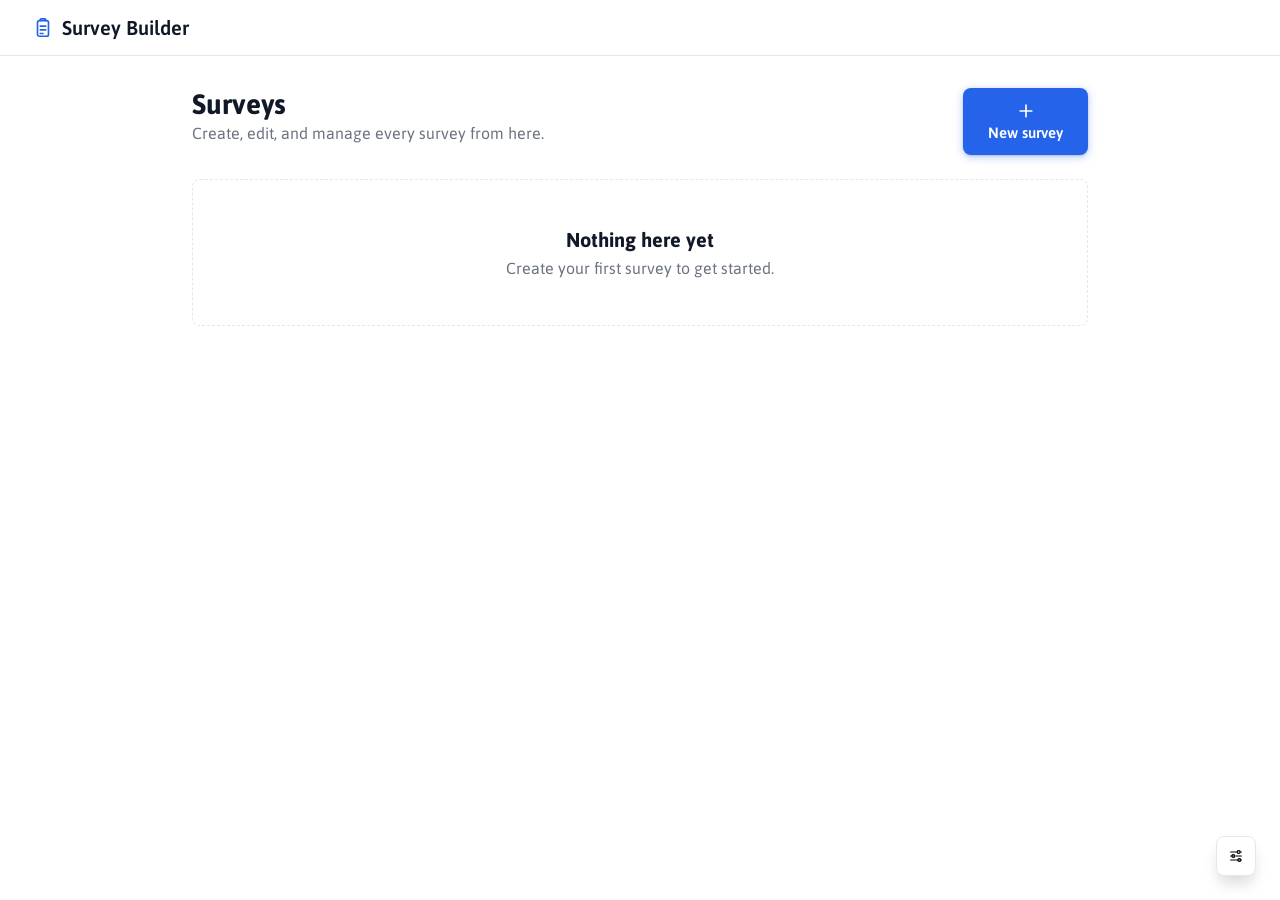
<file: index.html>
<!doctype html>
<html lang="en">
<head>
  <meta charset="UTF-8" />
  <meta name="viewport" content="width=device-width, initial-scale=1" />
  <title>Survey Builder</title>
  <link rel="stylesheet" href="css/fonts.css" />
  <link rel="stylesheet" href="css/tokens.css" />
  <link rel="stylesheet" href="css/base.css" />
  <link rel="stylesheet" href="css/components.css" />
</head>
<body>
  <div class="app-shell">
    <header class="app-header">
      <a class="app-header__brand" href="#/surveys">
        <img class="app-header__icon" src="assets/icons/clipboard.svg" alt="" width="22" height="22" />
        <span>Survey Builder</span>
      </a>
    </header>
    <main id="app" class="app-main"></main>
  </div>

  <dialog id="app-dialog" class="dialog"></dialog>

  <!-- Theme Settings Toggle -->
  <button id="theme-toggle-btn" class="btn btn--icon btn--floating " aria-label="Open theme settings">
    <img src="assets/icons/settings.svg" alt="" />
  </button>

  <!-- Theme Settings Widget -->
  <div class="theme-panel" id="theme-panel" aria-label="Theme Settings">
    <div class="dialog__head">
      <h2>Design settings</h2>
      <button type="button" id="theme-close-btn" class="btn btn--icon" aria-label="Close theme settings">✕</button>
    </div>

    <div class="theme-panel__body">
      <div class="field">
        <label for="color-scheme">Color scheme</label>
        <select id="color-scheme">
          <option value="blue">Blue (Default)</option>
          <option value="orange">Orange</option>
          <option value="purple">Purple</option>
        </select>
      </div>

      <div class="field">
        <label for="font-family">Font family</label>
        <select id="font-family">
          <option value="'Asap', Arial, sans-serif">Asap (Default)</option>
          <option value="'Lexend Deca', Arial, sans-serif">Lexend Deca</option>
          <option value="'Inter', Arial, sans-serif">Inter</option>
        </select>
      </div>

      <div class="field">
        <label for="font-size">Font size</label>
        <input type="range" id="font-size" min="12" max="22" step="1" value="16">
      </div>

      <div class="field">
        <label for="spacing">Element spacing</label>
        <input type="range" id="spacing" min="0.5" max="2" step="0.1" value="1">
      </div>

      <div class="field">
        <label for="border-radius">Border radius</label>
        <input type="range" id="border-radius" min="0" max="24" step="1" value="4">
      </div>
    </div>
  </div>

  <script src="js/theme.js"></script>
  <script type="module" src="js/main.js"></script>
  <script type="module" src="js/seed/seedSampleSurvey.js"></script>
</body>
</html>
</file>
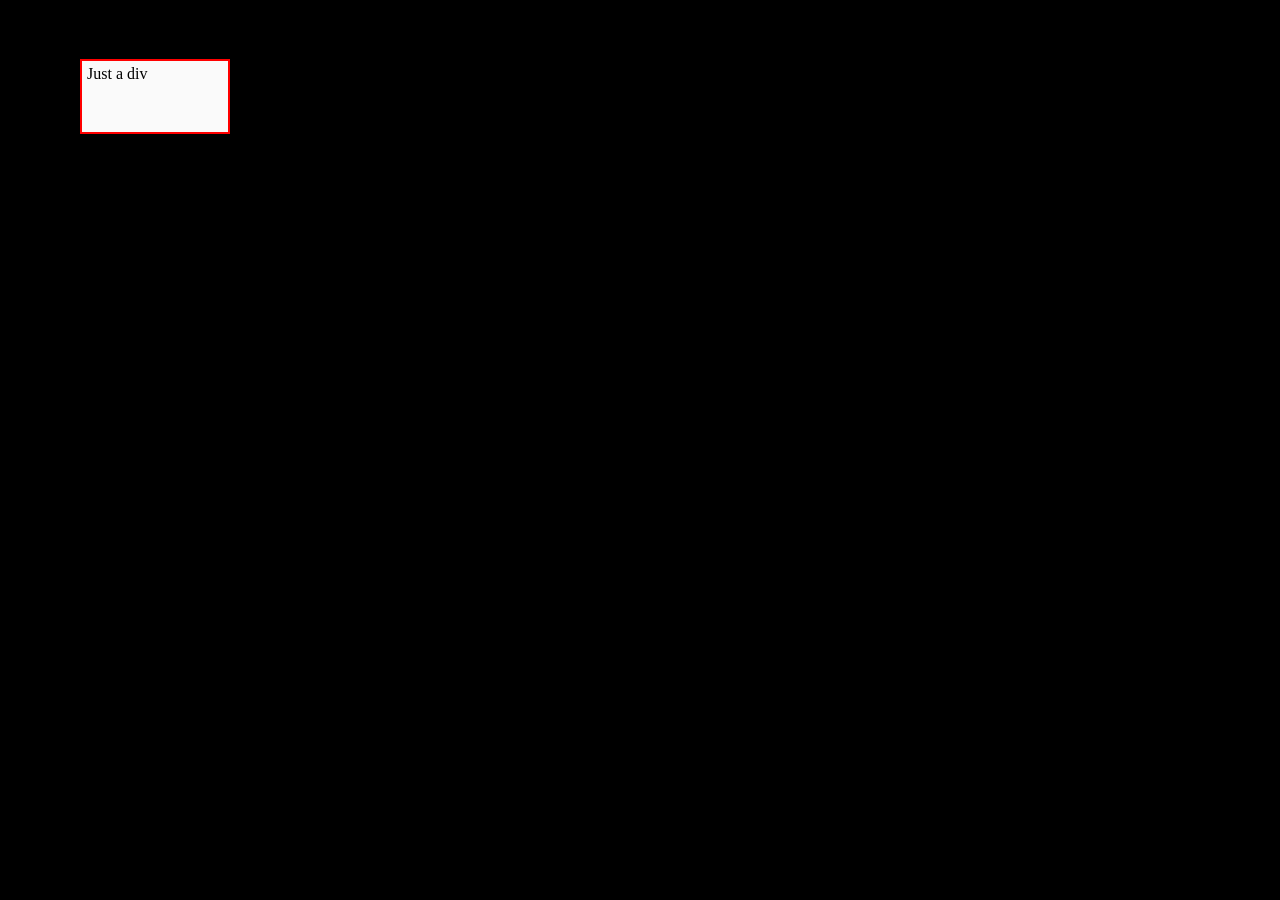
<file: border-exercise.html>
<!doctype html>
<html lang="en">
    <head>
        <meta charset="utf-8" />
        <title>My Playground</title>
        <link rel="stylesheet" href="border/styles.css" />
    </head>
    <body>
       <div>Just a div</div>
    </body>
</html>
</file>
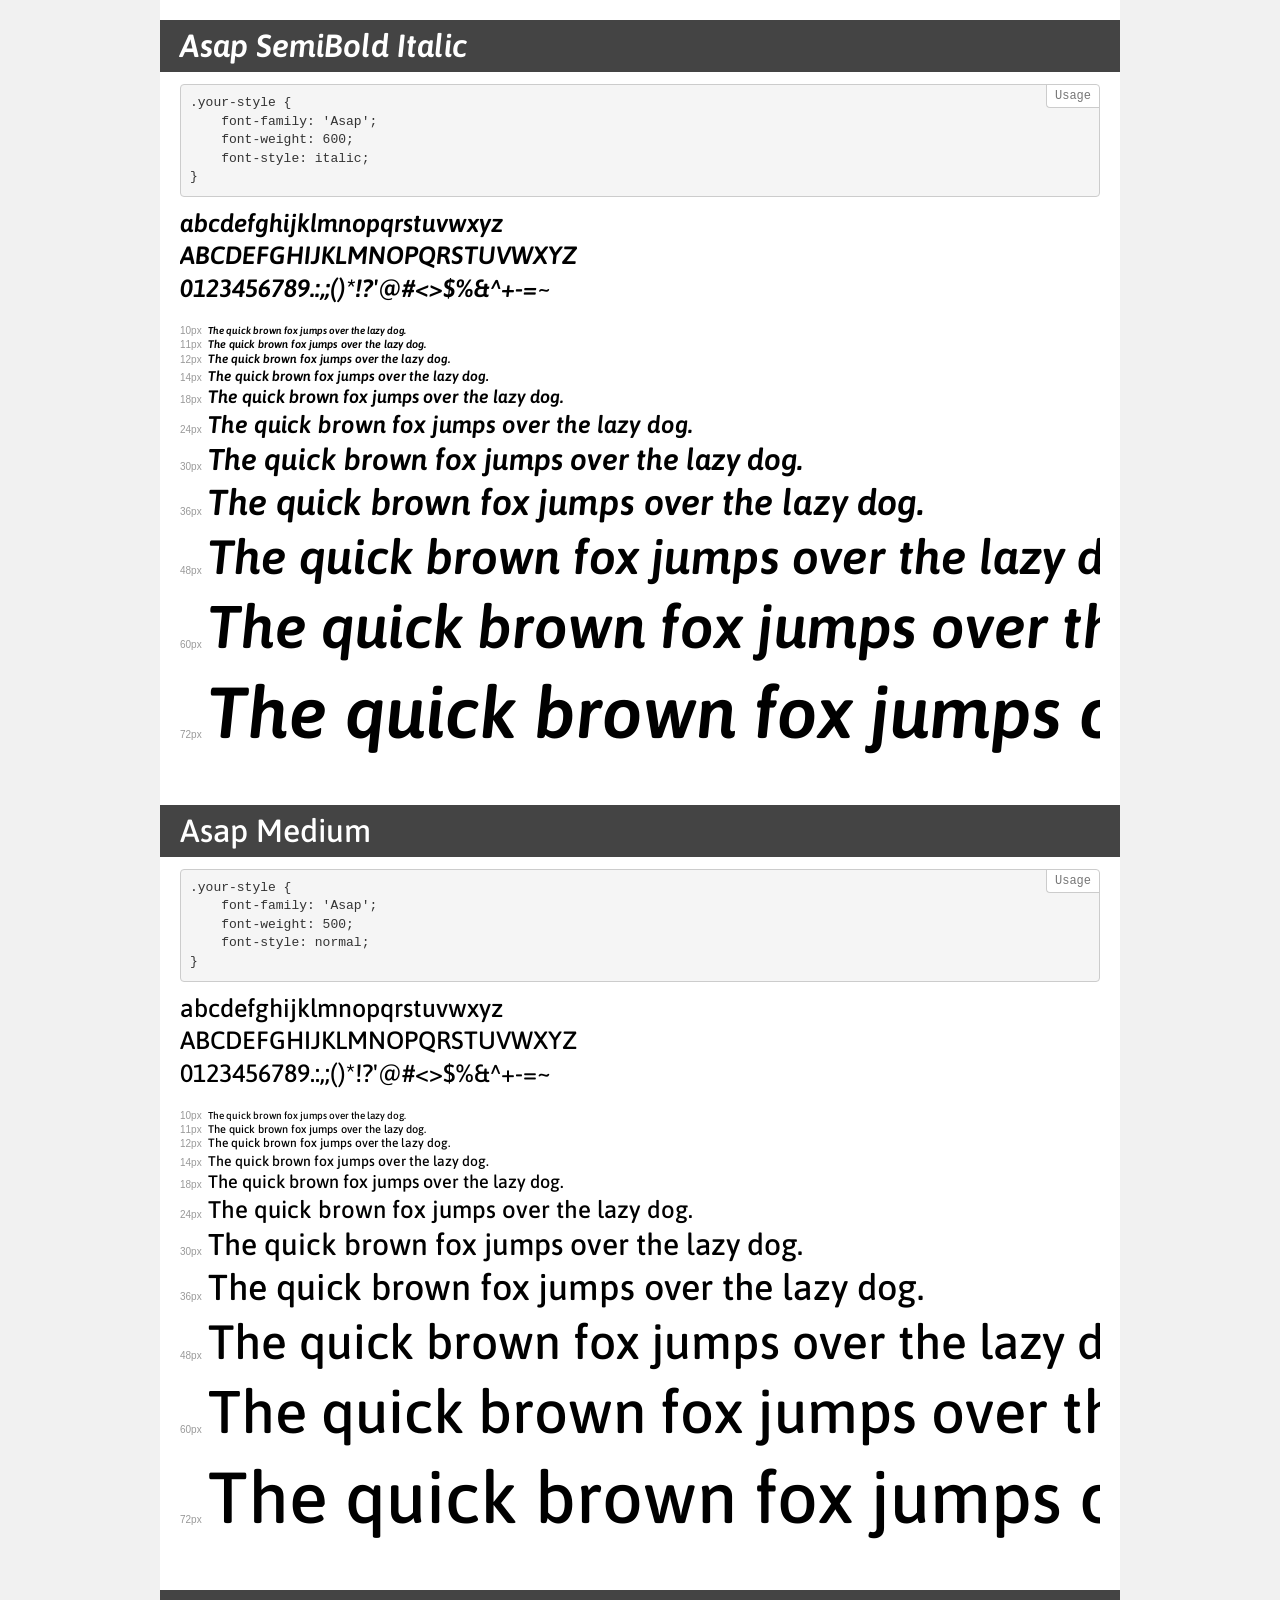
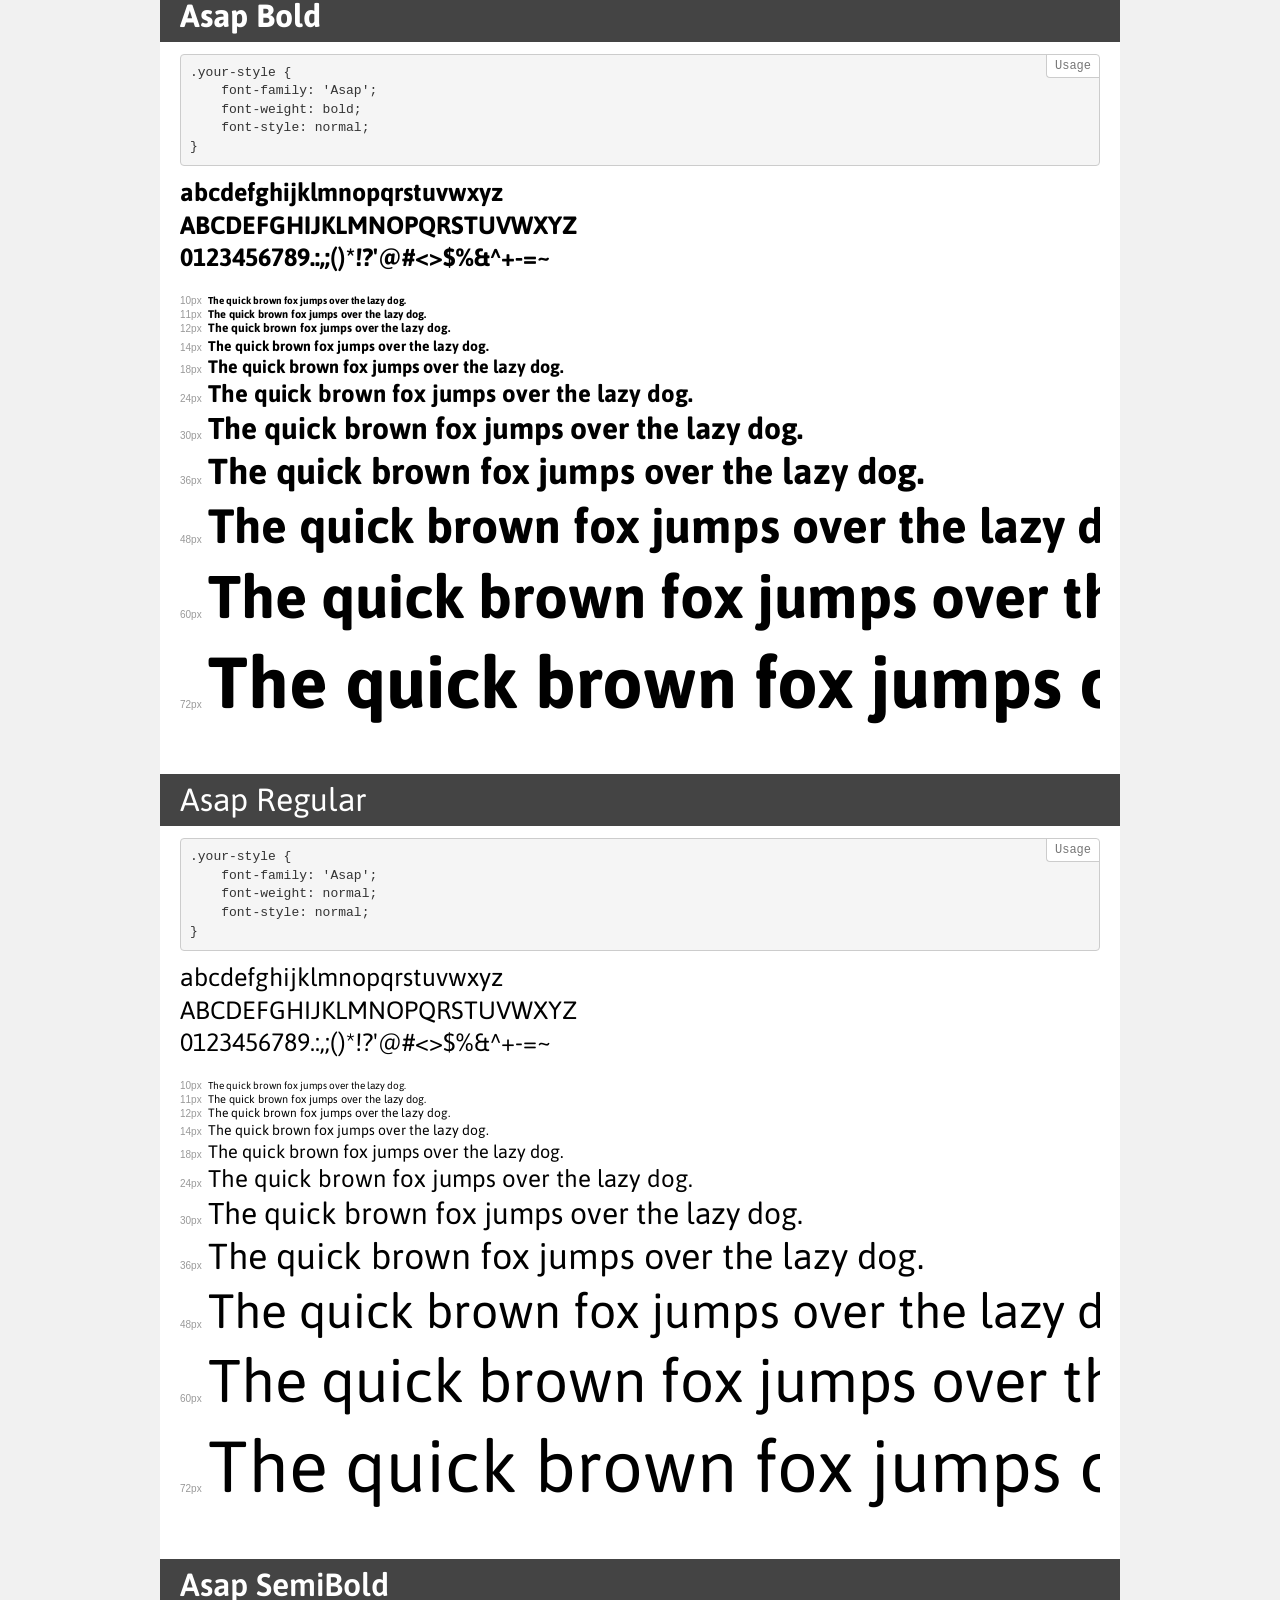
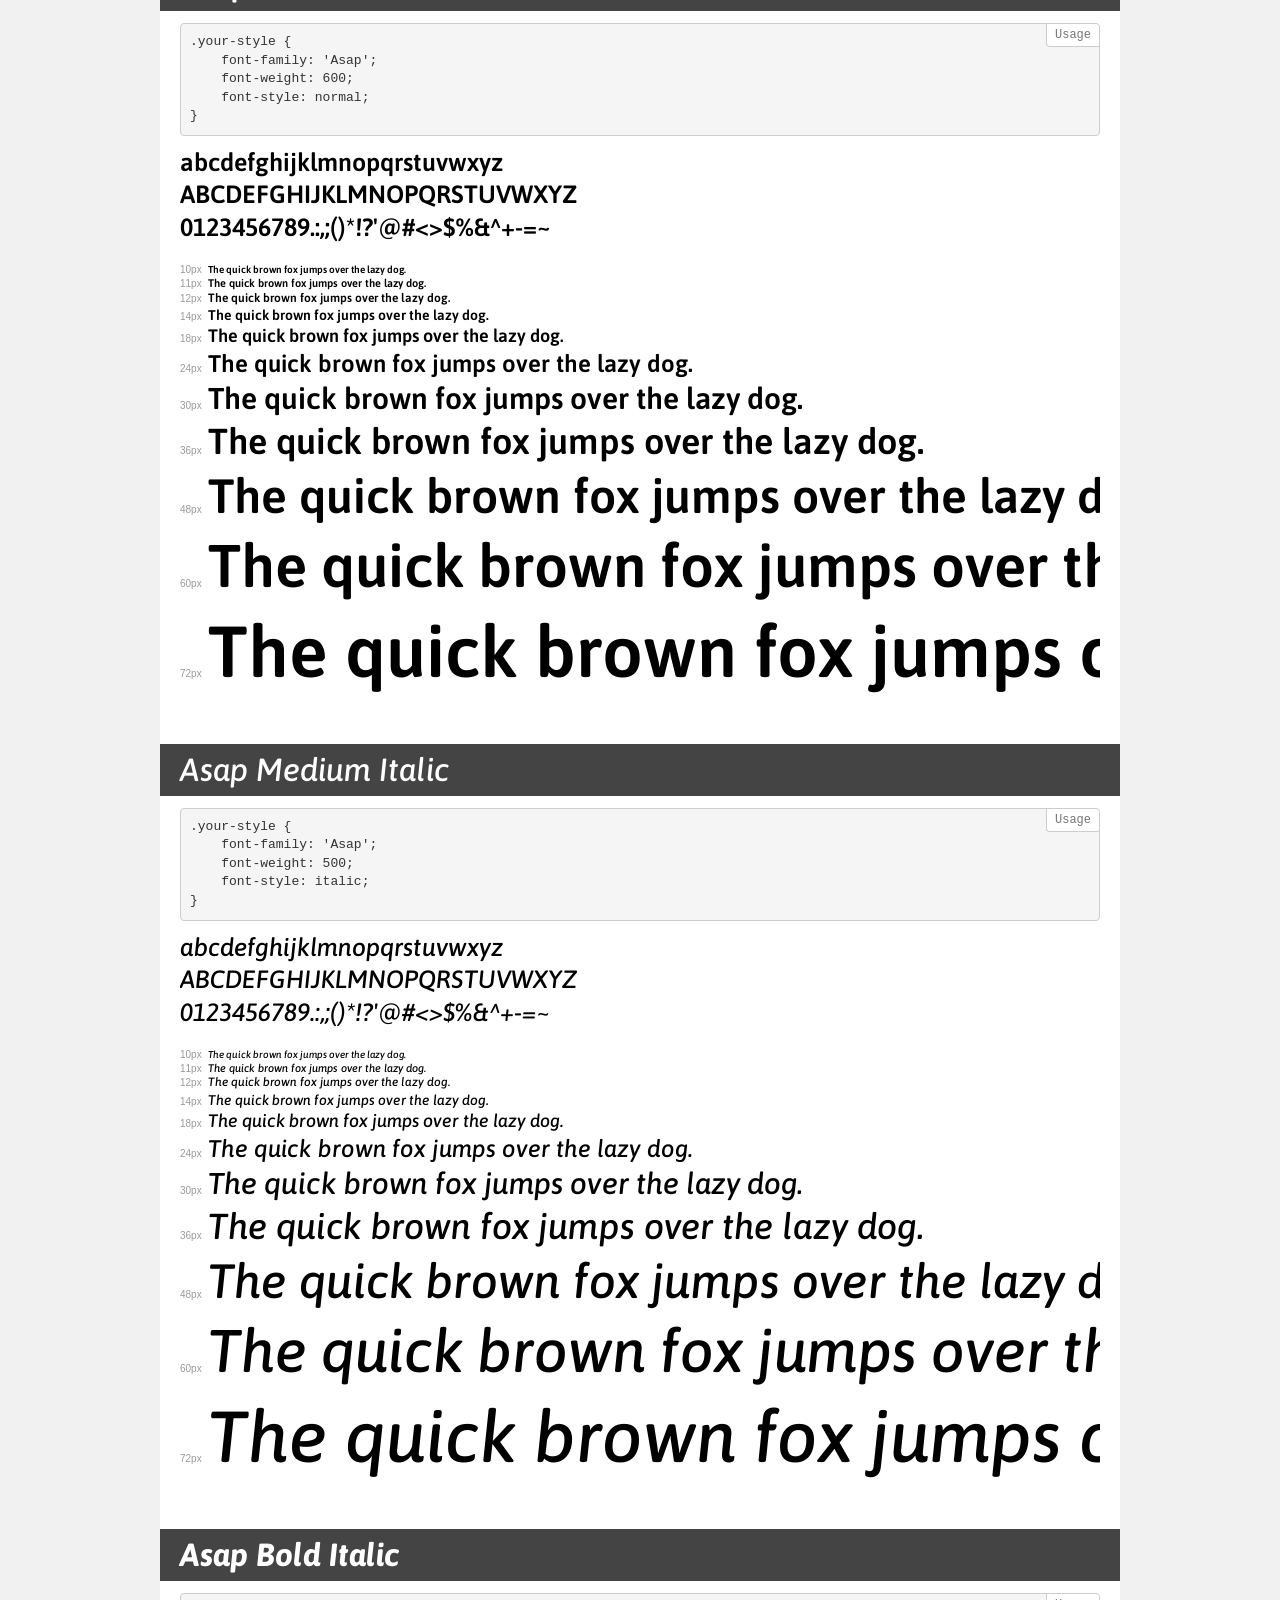
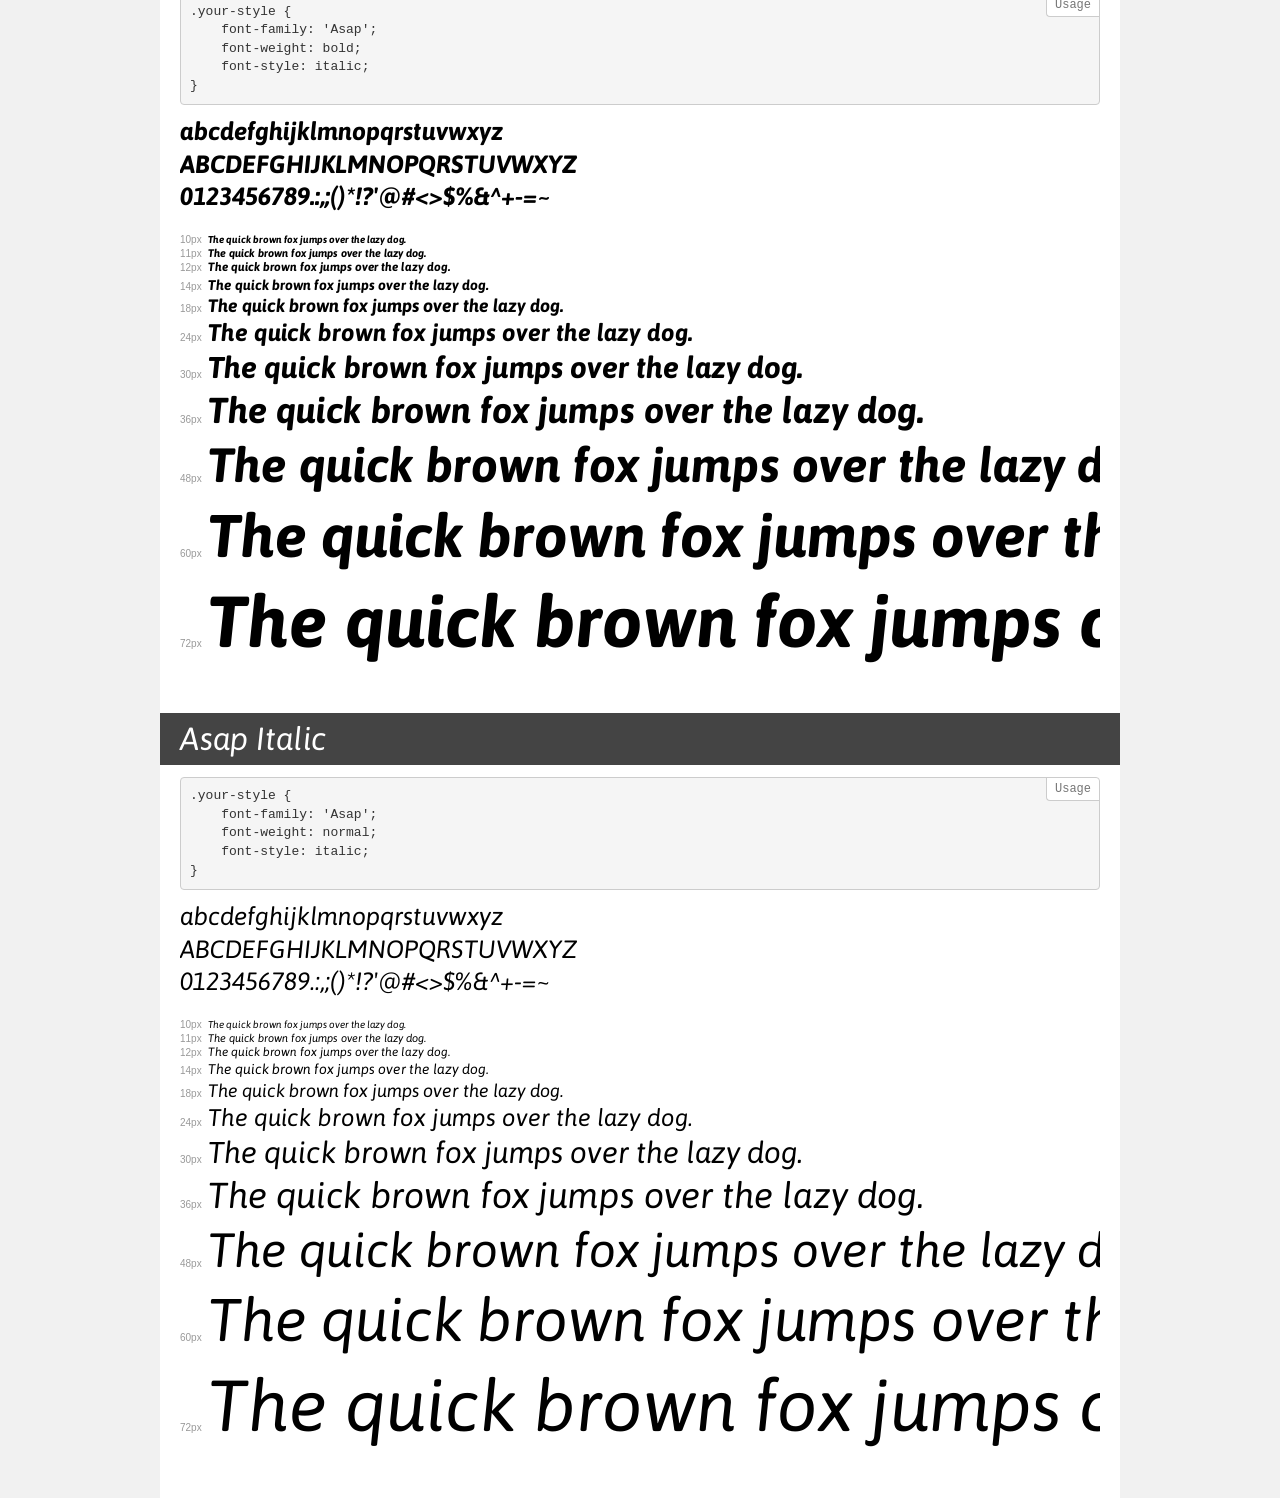
<file: assets/fonts/asap/demo.html>
<!DOCTYPE html>
<html>
<head>
    <meta charset="utf-8">
    <meta http-equiv="X-UA-Compatible" content="IE=edge">
    <meta name="viewport" content="width=device-width, initial-scale=1">
    <meta name="robots" content="noindex, noarchive">
    <meta name="format-detection" content="telephone=no">
    <title>Transfonter demo</title>
    <link href="stylesheet.css" rel="stylesheet">
    <style>
        /*
        http://meyerweb.com/eric/tools/css/reset/
        v2.0 | 20110126
        License: none (public domain)
        */
        html, body, div, span, applet, object, iframe,
        h1, h2, h3, h4, h5, h6, p, blockquote, pre,
        a, abbr, acronym, address, big, cite, code,
        del, dfn, em, img, ins, kbd, q, s, samp,
        small, strike, strong, sub, sup, tt, var,
        b, u, i, center,
        dl, dt, dd, ol, ul, li,
        fieldset, form, label, legend,
        table, caption, tbody, tfoot, thead, tr, th, td,
        article, aside, canvas, details, embed,
        figure, figcaption, footer, header, hgroup,
        menu, nav, output, ruby, section, summary,
        time, mark, audio, video {
            margin: 0;
            padding: 0;
            border: 0;
            font-size: 100%;
            font: inherit;
            vertical-align: baseline;
        }
        /* HTML5 display-role reset for older browsers */
        article, aside, details, figcaption, figure,
        footer, header, hgroup, menu, nav, section {
            display: block;
        }
        body {
            line-height: 1;
        }
        ol, ul {
            list-style: none;
        }
        blockquote, q {
            quotes: none;
        }
        blockquote:before, blockquote:after,
        q:before, q:after {
            content: '';
            content: none;
        }
        table {
            border-collapse: collapse;
            border-spacing: 0;
        }
        /* common styles */
        body {
            background: #f1f1f1;
            color: #000;
        }
        .page {
            background: #fff;
            width: 920px;
            margin: 0 auto;
            padding: 20px 20px 0 20px;
            overflow: hidden;
        }
        .font-container {
            overflow-x: auto;
            overflow-y: hidden;
            margin-bottom: 40px;
            line-height: 1.3;
            white-space: nowrap;
            padding-bottom: 5px;
        }
        h1 {
            position: relative;
            background: #444;
            font-size: 32px;
            color: #fff;
            padding: 10px 20px;
            margin: 0 -20px 12px -20px;
        }
        .letters {
            font-size: 25px;
            margin-bottom: 20px;
        }
        .s10:before {
            content: '10px';
        }
        .s11:before {
            content: '11px';
        }
        .s12:before {
            content: '12px';
        }
        .s14:before {
            content: '14px';
        }
        .s18:before {
            content: '18px';
        }
        .s24:before {
            content: '24px';
        }
        .s30:before {
            content: '30px';
        }
        .s36:before {
            content: '36px';
        }
        .s48:before {
            content: '48px';
        }
        .s60:before {
            content: '60px';
        }
        .s72:before {
            content: '72px';
        }
        .s10:before, .s11:before, .s12:before, .s14:before,
        .s18:before, .s24:before, .s30:before, .s36:before,
        .s48:before, .s60:before, .s72:before {
            font-family: Arial, sans-serif;
            font-size: 10px;
            font-weight: normal;
            font-style: normal;
            color: #999;
            padding-right: 6px;
        }
        pre {
            display: block;
            position: relative;
            padding: 9px;
            margin: 0 0 10px;
            font-family: Monaco, Menlo, Consolas, "Courier New", monospace !important;
            font-size: 13px;
            line-height: 1.428571429;
            color: #333;
            font-weight: normal !important;
            font-style: normal !important;
            background-color: #f5f5f5;
            border: 1px solid #ccc;
            overflow-x: auto;
            border-radius: 4px;
        }
        pre:after {
            display: block;
            position: absolute;
            right: 0;
            top: 0;
            content: 'Usage';
            line-height: 1;
            padding: 5px 8px;
            font-size: 12px;
            color: #767676;
            background-color: #fff;
            border: 1px solid #ccc;
            border-right: none;
            border-top: none;
            border-radius: 0 4px 0 4px;
            z-index: 10;
        }
        /* responsive */
        @media (max-width: 959px) {
            .page {
                width: auto;
                margin: 0;
            }
        }
    </style>
</head>
<body>
<div class="page">
    <div class="demo" style="font-family: 'Asap'; font-weight: 600; font-style: italic;">
        <h1>Asap SemiBold Italic</h1>
        <pre>.your-style {
    font-family: 'Asap';
    font-weight: 600;
    font-style: italic;
}</pre>
        <div class="font-container">
            <p class="letters">
                abcdefghijklmnopqrstuvwxyz<br>
ABCDEFGHIJKLMNOPQRSTUVWXYZ<br>
                0123456789.:,;()*!?'@#<>$%&^+-=~
            </p>
            <p class="s10" style="font-size: 10px;">The quick brown fox jumps over the lazy dog.</p>
            <p class="s11" style="font-size: 11px;">The quick brown fox jumps over the lazy dog.</p>
            <p class="s12" style="font-size: 12px;">The quick brown fox jumps over the lazy dog.</p>
            <p class="s14" style="font-size: 14px;">The quick brown fox jumps over the lazy dog.</p>
            <p class="s18" style="font-size: 18px;">The quick brown fox jumps over the lazy dog.</p>
            <p class="s24" style="font-size: 24px;">The quick brown fox jumps over the lazy dog.</p>
            <p class="s30" style="font-size: 30px;">The quick brown fox jumps over the lazy dog.</p>
            <p class="s36" style="font-size: 36px;">The quick brown fox jumps over the lazy dog.</p>
            <p class="s48" style="font-size: 48px;">The quick brown fox jumps over the lazy dog.</p>
            <p class="s60" style="font-size: 60px;">The quick brown fox jumps over the lazy dog.</p>
            <p class="s72" style="font-size: 72px;">The quick brown fox jumps over the lazy dog.</p>
        </div>
    </div>
    <div class="demo" style="font-family: 'Asap'; font-weight: 500; font-style: normal;">
        <h1>Asap Medium</h1>
        <pre>.your-style {
    font-family: 'Asap';
    font-weight: 500;
    font-style: normal;
}</pre>
        <div class="font-container">
            <p class="letters">
                abcdefghijklmnopqrstuvwxyz<br>
ABCDEFGHIJKLMNOPQRSTUVWXYZ<br>
                0123456789.:,;()*!?'@#<>$%&^+-=~
            </p>
            <p class="s10" style="font-size: 10px;">The quick brown fox jumps over the lazy dog.</p>
            <p class="s11" style="font-size: 11px;">The quick brown fox jumps over the lazy dog.</p>
            <p class="s12" style="font-size: 12px;">The quick brown fox jumps over the lazy dog.</p>
            <p class="s14" style="font-size: 14px;">The quick brown fox jumps over the lazy dog.</p>
            <p class="s18" style="font-size: 18px;">The quick brown fox jumps over the lazy dog.</p>
            <p class="s24" style="font-size: 24px;">The quick brown fox jumps over the lazy dog.</p>
            <p class="s30" style="font-size: 30px;">The quick brown fox jumps over the lazy dog.</p>
            <p class="s36" style="font-size: 36px;">The quick brown fox jumps over the lazy dog.</p>
            <p class="s48" style="font-size: 48px;">The quick brown fox jumps over the lazy dog.</p>
            <p class="s60" style="font-size: 60px;">The quick brown fox jumps over the lazy dog.</p>
            <p class="s72" style="font-size: 72px;">The quick brown fox jumps over the lazy dog.</p>
        </div>
    </div>
    <div class="demo" style="font-family: 'Asap'; font-weight: bold; font-style: normal;">
        <h1>Asap Bold</h1>
        <pre>.your-style {
    font-family: 'Asap';
    font-weight: bold;
    font-style: normal;
}</pre>
        <div class="font-container">
            <p class="letters">
                abcdefghijklmnopqrstuvwxyz<br>
ABCDEFGHIJKLMNOPQRSTUVWXYZ<br>
                0123456789.:,;()*!?'@#<>$%&^+-=~
            </p>
            <p class="s10" style="font-size: 10px;">The quick brown fox jumps over the lazy dog.</p>
            <p class="s11" style="font-size: 11px;">The quick brown fox jumps over the lazy dog.</p>
            <p class="s12" style="font-size: 12px;">The quick brown fox jumps over the lazy dog.</p>
            <p class="s14" style="font-size: 14px;">The quick brown fox jumps over the lazy dog.</p>
            <p class="s18" style="font-size: 18px;">The quick brown fox jumps over the lazy dog.</p>
            <p class="s24" style="font-size: 24px;">The quick brown fox jumps over the lazy dog.</p>
            <p class="s30" style="font-size: 30px;">The quick brown fox jumps over the lazy dog.</p>
            <p class="s36" style="font-size: 36px;">The quick brown fox jumps over the lazy dog.</p>
            <p class="s48" style="font-size: 48px;">The quick brown fox jumps over the lazy dog.</p>
            <p class="s60" style="font-size: 60px;">The quick brown fox jumps over the lazy dog.</p>
            <p class="s72" style="font-size: 72px;">The quick brown fox jumps over the lazy dog.</p>
        </div>
    </div>
    <div class="demo" style="font-family: 'Asap'; font-weight: normal; font-style: normal;">
        <h1>Asap Regular</h1>
        <pre>.your-style {
    font-family: 'Asap';
    font-weight: normal;
    font-style: normal;
}</pre>
        <div class="font-container">
            <p class="letters">
                abcdefghijklmnopqrstuvwxyz<br>
ABCDEFGHIJKLMNOPQRSTUVWXYZ<br>
                0123456789.:,;()*!?'@#<>$%&^+-=~
            </p>
            <p class="s10" style="font-size: 10px;">The quick brown fox jumps over the lazy dog.</p>
            <p class="s11" style="font-size: 11px;">The quick brown fox jumps over the lazy dog.</p>
            <p class="s12" style="font-size: 12px;">The quick brown fox jumps over the lazy dog.</p>
            <p class="s14" style="font-size: 14px;">The quick brown fox jumps over the lazy dog.</p>
            <p class="s18" style="font-size: 18px;">The quick brown fox jumps over the lazy dog.</p>
            <p class="s24" style="font-size: 24px;">The quick brown fox jumps over the lazy dog.</p>
            <p class="s30" style="font-size: 30px;">The quick brown fox jumps over the lazy dog.</p>
            <p class="s36" style="font-size: 36px;">The quick brown fox jumps over the lazy dog.</p>
            <p class="s48" style="font-size: 48px;">The quick brown fox jumps over the lazy dog.</p>
            <p class="s60" style="font-size: 60px;">The quick brown fox jumps over the lazy dog.</p>
            <p class="s72" style="font-size: 72px;">The quick brown fox jumps over the lazy dog.</p>
        </div>
    </div>
    <div class="demo" style="font-family: 'Asap'; font-weight: 600; font-style: normal;">
        <h1>Asap SemiBold</h1>
        <pre>.your-style {
    font-family: 'Asap';
    font-weight: 600;
    font-style: normal;
}</pre>
        <div class="font-container">
            <p class="letters">
                abcdefghijklmnopqrstuvwxyz<br>
ABCDEFGHIJKLMNOPQRSTUVWXYZ<br>
                0123456789.:,;()*!?'@#<>$%&^+-=~
            </p>
            <p class="s10" style="font-size: 10px;">The quick brown fox jumps over the lazy dog.</p>
            <p class="s11" style="font-size: 11px;">The quick brown fox jumps over the lazy dog.</p>
            <p class="s12" style="font-size: 12px;">The quick brown fox jumps over the lazy dog.</p>
            <p class="s14" style="font-size: 14px;">The quick brown fox jumps over the lazy dog.</p>
            <p class="s18" style="font-size: 18px;">The quick brown fox jumps over the lazy dog.</p>
            <p class="s24" style="font-size: 24px;">The quick brown fox jumps over the lazy dog.</p>
            <p class="s30" style="font-size: 30px;">The quick brown fox jumps over the lazy dog.</p>
            <p class="s36" style="font-size: 36px;">The quick brown fox jumps over the lazy dog.</p>
            <p class="s48" style="font-size: 48px;">The quick brown fox jumps over the lazy dog.</p>
            <p class="s60" style="font-size: 60px;">The quick brown fox jumps over the lazy dog.</p>
            <p class="s72" style="font-size: 72px;">The quick brown fox jumps over the lazy dog.</p>
        </div>
    </div>
    <div class="demo" style="font-family: 'Asap'; font-weight: 500; font-style: italic;">
        <h1>Asap Medium Italic</h1>
        <pre>.your-style {
    font-family: 'Asap';
    font-weight: 500;
    font-style: italic;
}</pre>
        <div class="font-container">
            <p class="letters">
                abcdefghijklmnopqrstuvwxyz<br>
ABCDEFGHIJKLMNOPQRSTUVWXYZ<br>
                0123456789.:,;()*!?'@#<>$%&^+-=~
            </p>
            <p class="s10" style="font-size: 10px;">The quick brown fox jumps over the lazy dog.</p>
            <p class="s11" style="font-size: 11px;">The quick brown fox jumps over the lazy dog.</p>
            <p class="s12" style="font-size: 12px;">The quick brown fox jumps over the lazy dog.</p>
            <p class="s14" style="font-size: 14px;">The quick brown fox jumps over the lazy dog.</p>
            <p class="s18" style="font-size: 18px;">The quick brown fox jumps over the lazy dog.</p>
            <p class="s24" style="font-size: 24px;">The quick brown fox jumps over the lazy dog.</p>
            <p class="s30" style="font-size: 30px;">The quick brown fox jumps over the lazy dog.</p>
            <p class="s36" style="font-size: 36px;">The quick brown fox jumps over the lazy dog.</p>
            <p class="s48" style="font-size: 48px;">The quick brown fox jumps over the lazy dog.</p>
            <p class="s60" style="font-size: 60px;">The quick brown fox jumps over the lazy dog.</p>
            <p class="s72" style="font-size: 72px;">The quick brown fox jumps over the lazy dog.</p>
        </div>
    </div>
    <div class="demo" style="font-family: 'Asap'; font-weight: bold; font-style: italic;">
        <h1>Asap Bold Italic</h1>
        <pre>.your-style {
    font-family: 'Asap';
    font-weight: bold;
    font-style: italic;
}</pre>
        <div class="font-container">
            <p class="letters">
                abcdefghijklmnopqrstuvwxyz<br>
ABCDEFGHIJKLMNOPQRSTUVWXYZ<br>
                0123456789.:,;()*!?'@#<>$%&^+-=~
            </p>
            <p class="s10" style="font-size: 10px;">The quick brown fox jumps over the lazy dog.</p>
            <p class="s11" style="font-size: 11px;">The quick brown fox jumps over the lazy dog.</p>
            <p class="s12" style="font-size: 12px;">The quick brown fox jumps over the lazy dog.</p>
            <p class="s14" style="font-size: 14px;">The quick brown fox jumps over the lazy dog.</p>
            <p class="s18" style="font-size: 18px;">The quick brown fox jumps over the lazy dog.</p>
            <p class="s24" style="font-size: 24px;">The quick brown fox jumps over the lazy dog.</p>
            <p class="s30" style="font-size: 30px;">The quick brown fox jumps over the lazy dog.</p>
            <p class="s36" style="font-size: 36px;">The quick brown fox jumps over the lazy dog.</p>
            <p class="s48" style="font-size: 48px;">The quick brown fox jumps over the lazy dog.</p>
            <p class="s60" style="font-size: 60px;">The quick brown fox jumps over the lazy dog.</p>
            <p class="s72" style="font-size: 72px;">The quick brown fox jumps over the lazy dog.</p>
        </div>
    </div>
    <div class="demo" style="font-family: 'Asap'; font-weight: normal; font-style: italic;">
        <h1>Asap Italic</h1>
        <pre>.your-style {
    font-family: 'Asap';
    font-weight: normal;
    font-style: italic;
}</pre>
        <div class="font-container">
            <p class="letters">
                abcdefghijklmnopqrstuvwxyz<br>
ABCDEFGHIJKLMNOPQRSTUVWXYZ<br>
                0123456789.:,;()*!?'@#<>$%&^+-=~
            </p>
            <p class="s10" style="font-size: 10px;">The quick brown fox jumps over the lazy dog.</p>
            <p class="s11" style="font-size: 11px;">The quick brown fox jumps over the lazy dog.</p>
            <p class="s12" style="font-size: 12px;">The quick brown fox jumps over the lazy dog.</p>
            <p class="s14" style="font-size: 14px;">The quick brown fox jumps over the lazy dog.</p>
            <p class="s18" style="font-size: 18px;">The quick brown fox jumps over the lazy dog.</p>
            <p class="s24" style="font-size: 24px;">The quick brown fox jumps over the lazy dog.</p>
            <p class="s30" style="font-size: 30px;">The quick brown fox jumps over the lazy dog.</p>
            <p class="s36" style="font-size: 36px;">The quick brown fox jumps over the lazy dog.</p>
            <p class="s48" style="font-size: 48px;">The quick brown fox jumps over the lazy dog.</p>
            <p class="s60" style="font-size: 60px;">The quick brown fox jumps over the lazy dog.</p>
            <p class="s72" style="font-size: 72px;">The quick brown fox jumps over the lazy dog.</p>
        </div>
    </div>
</div>
</body>
</html>
</file>
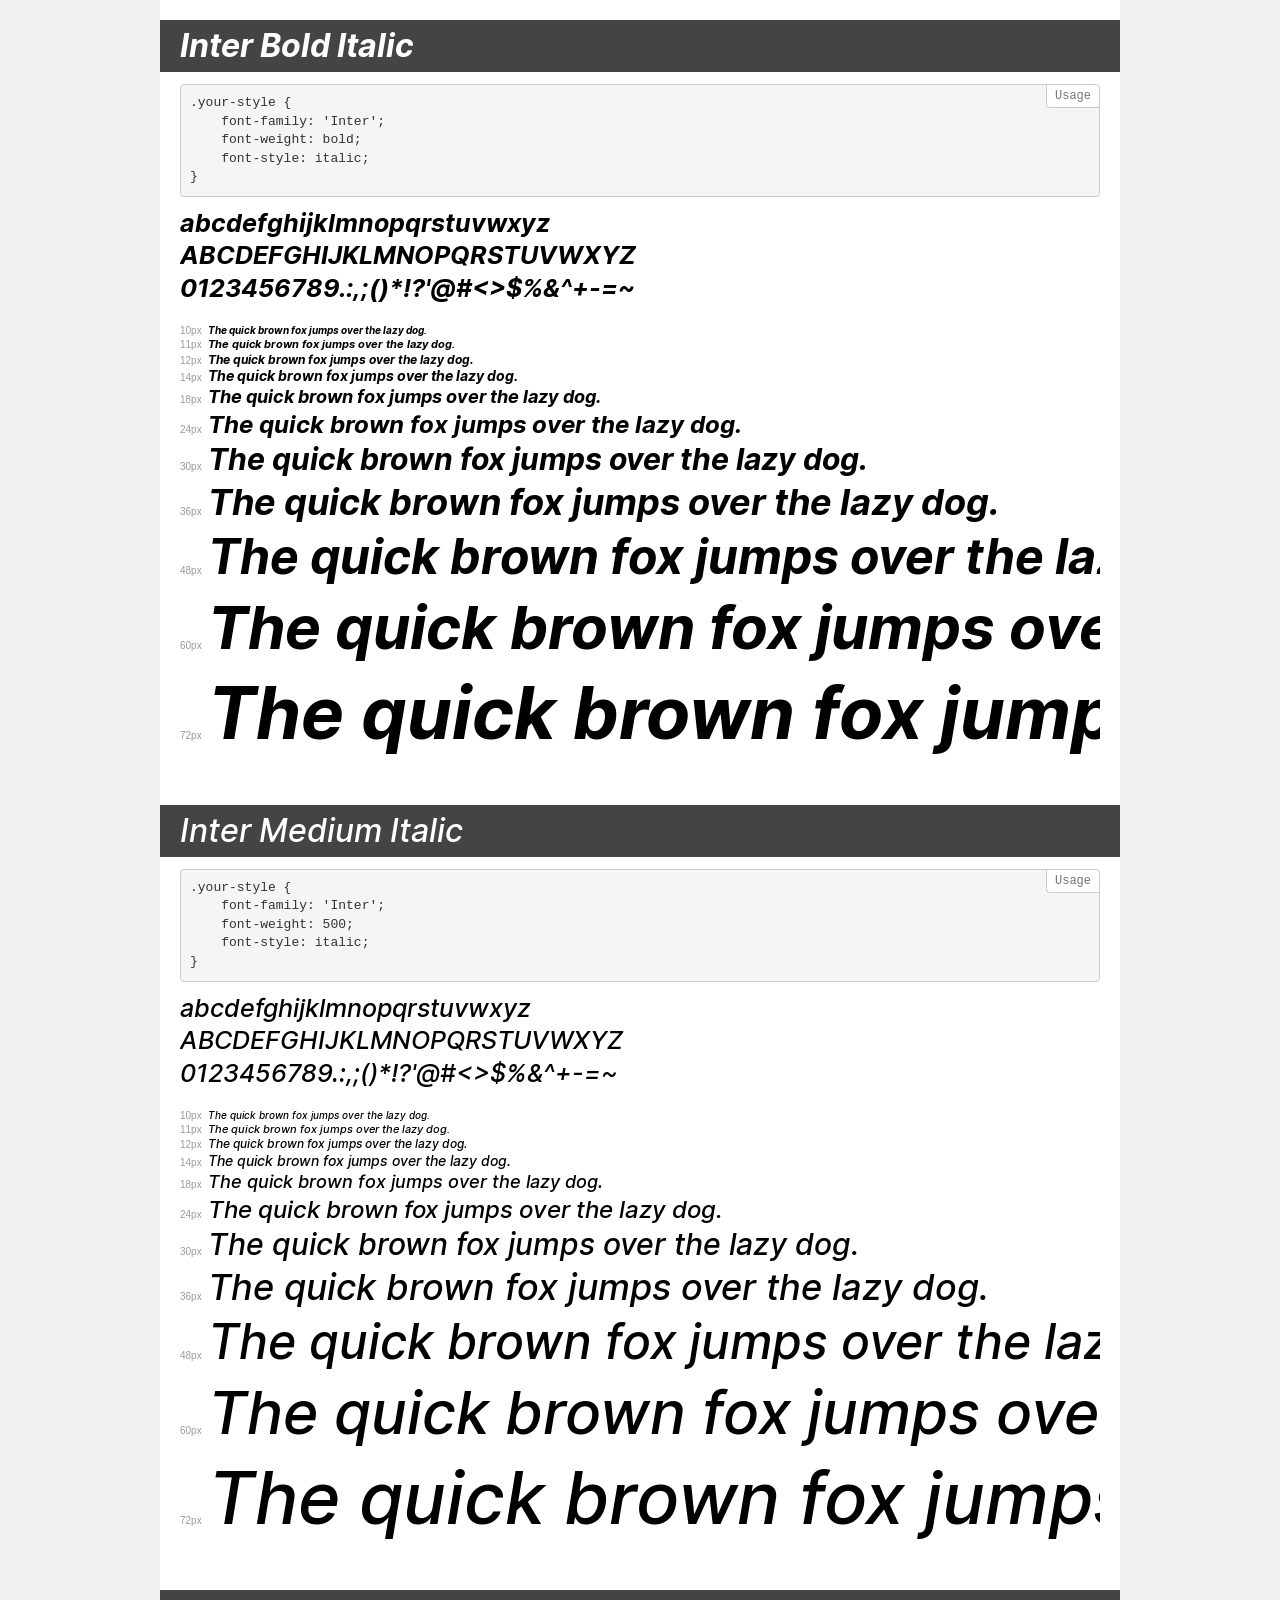
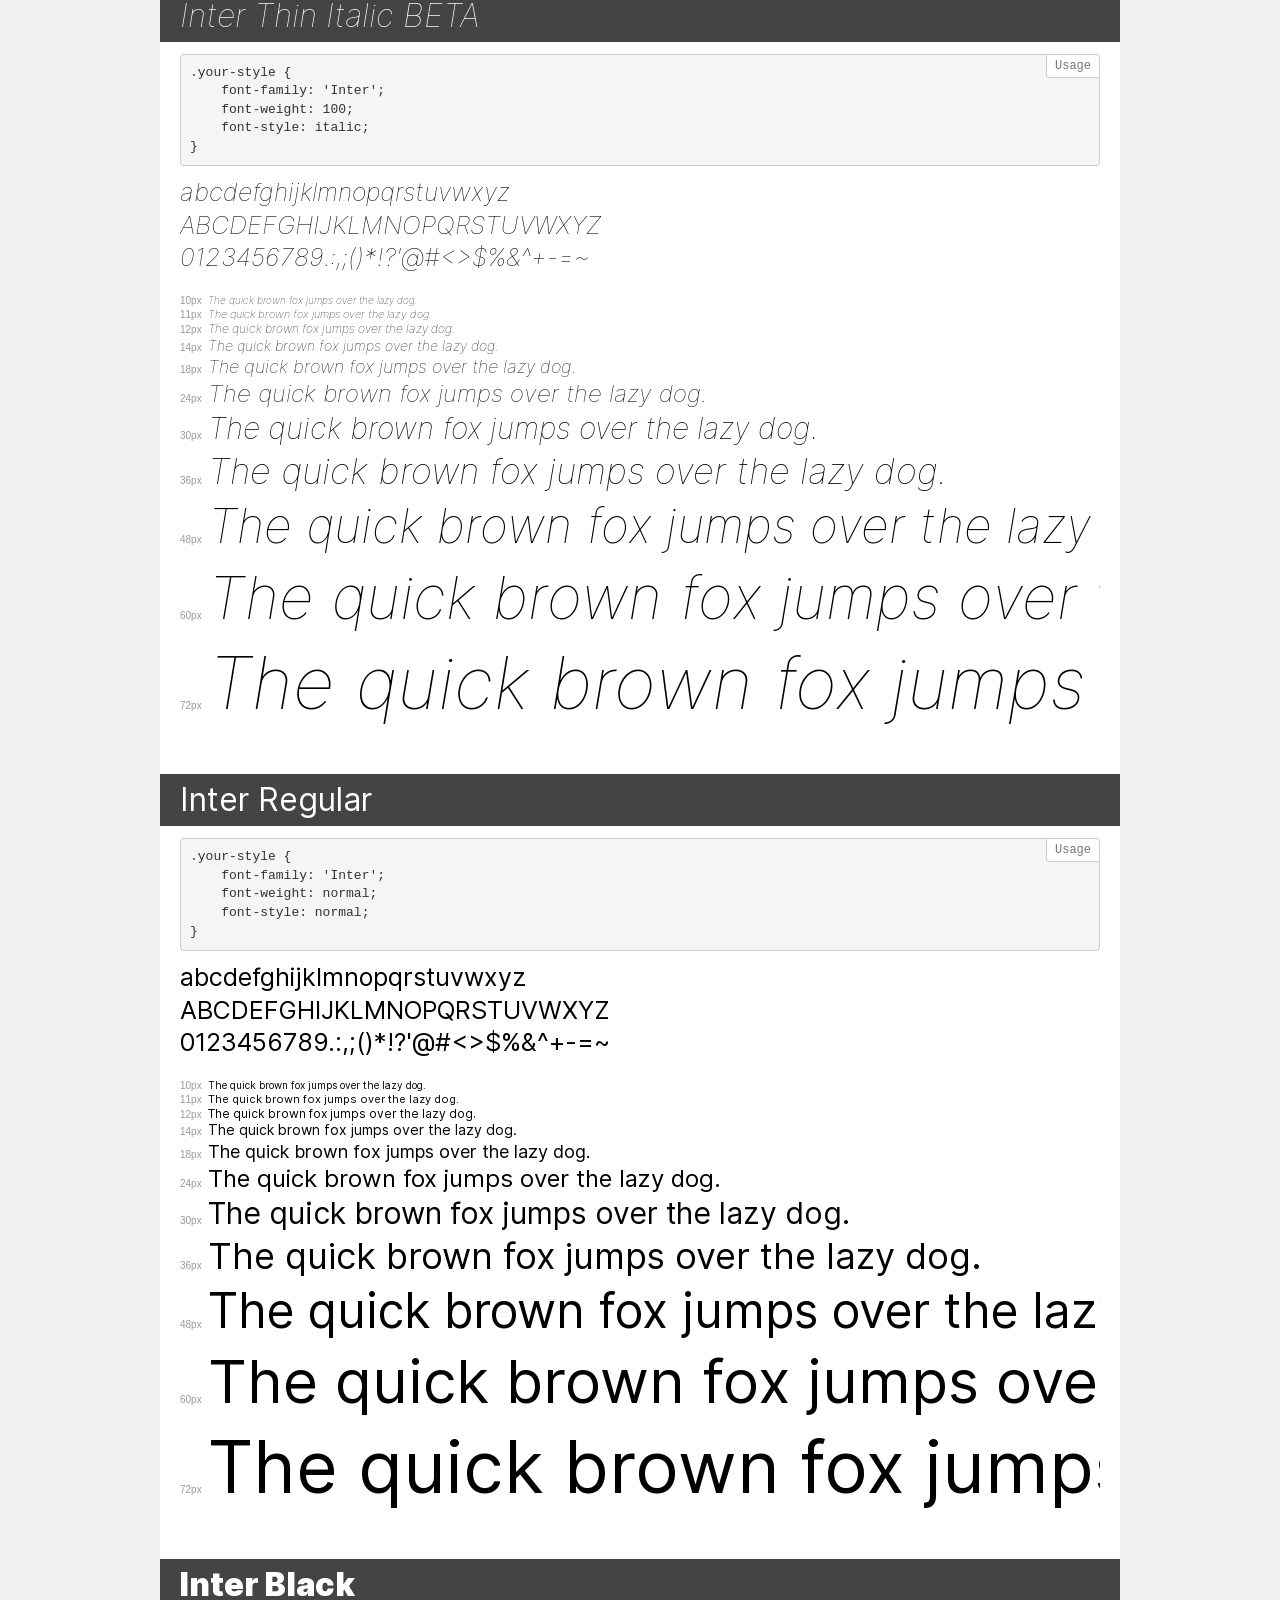
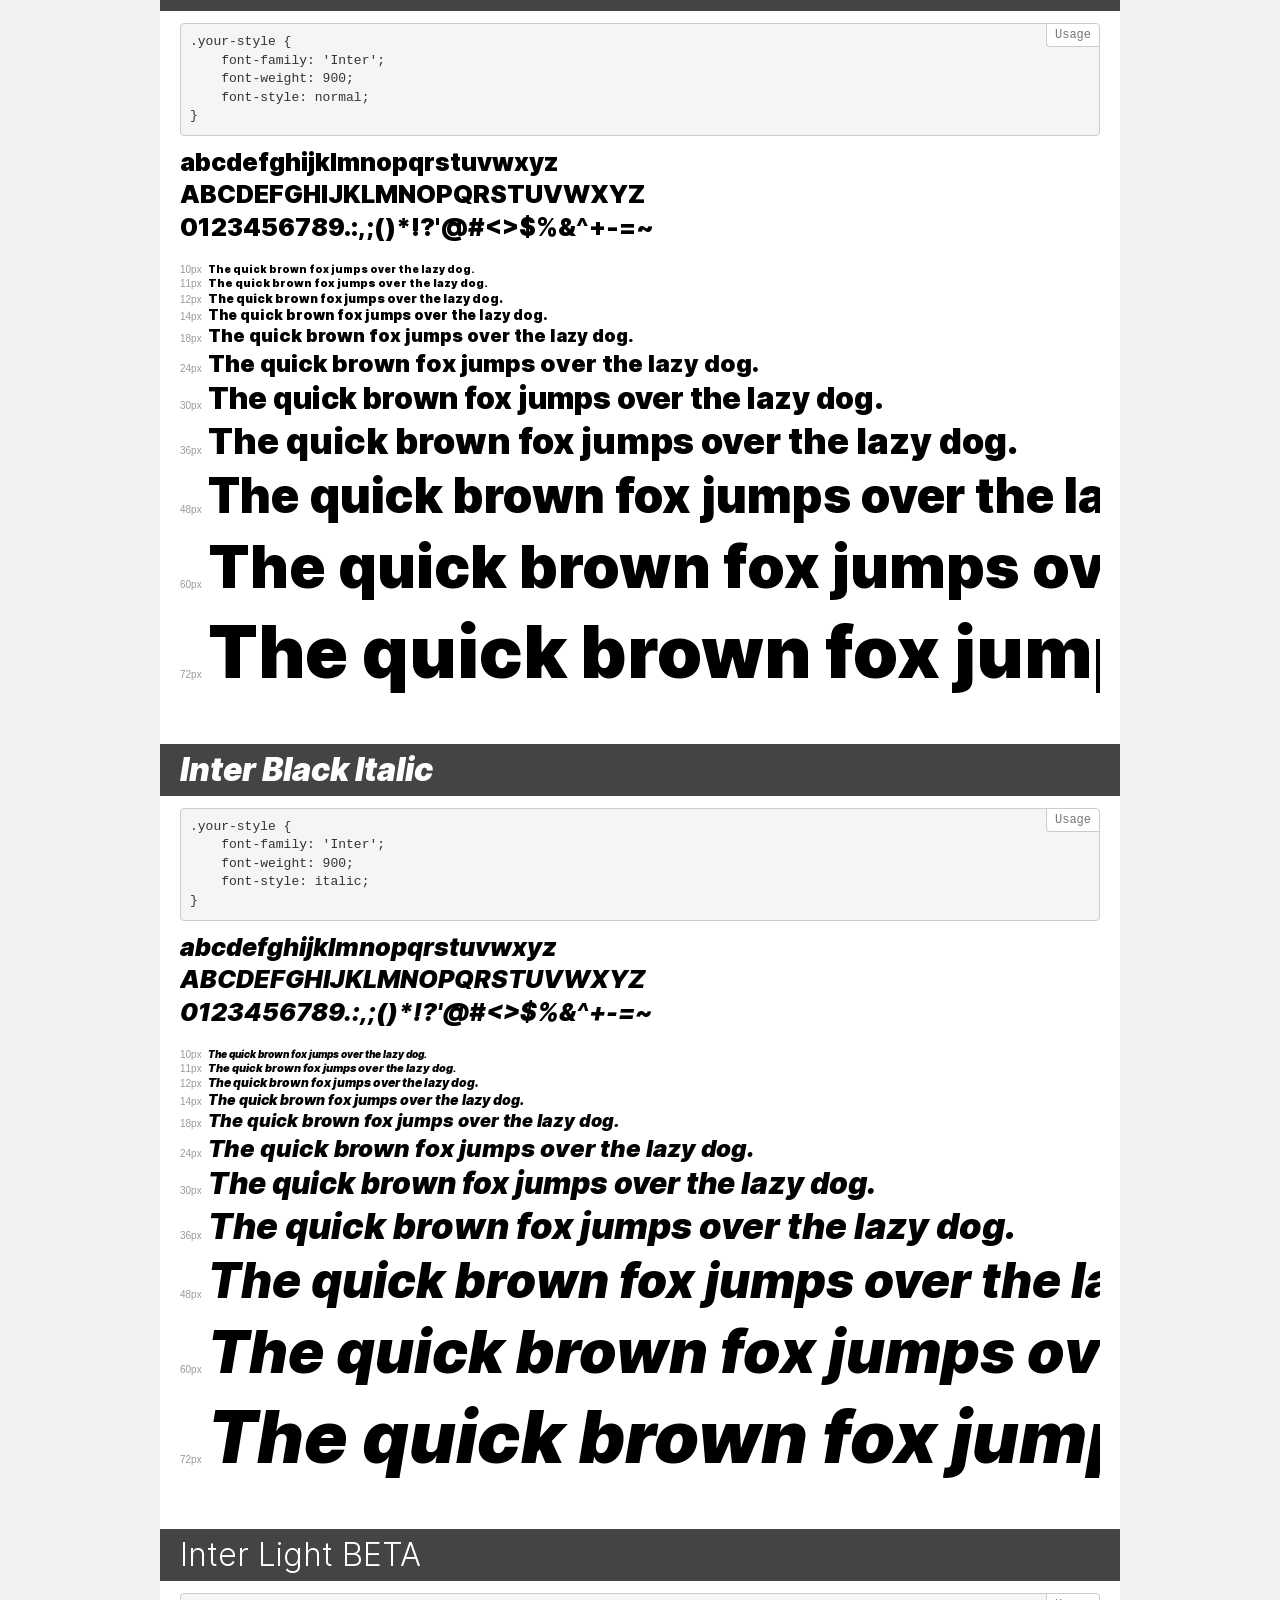
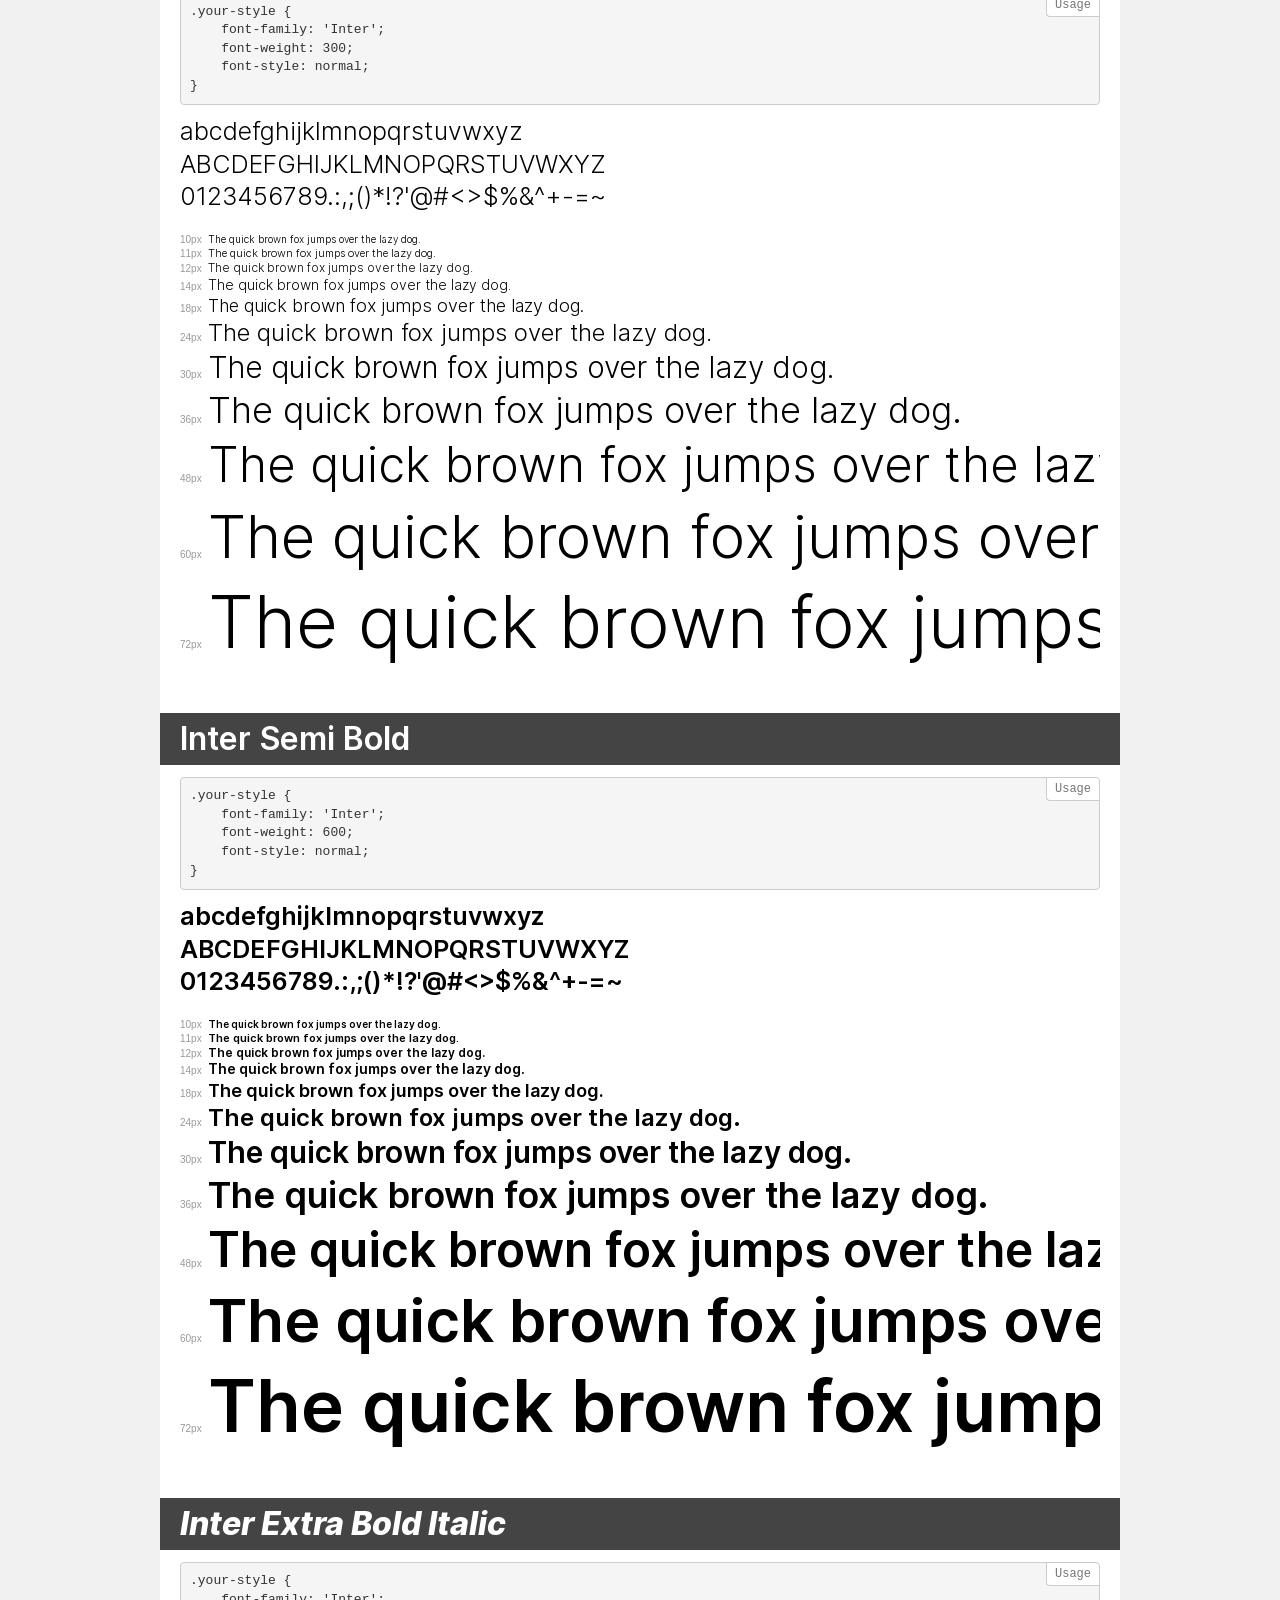
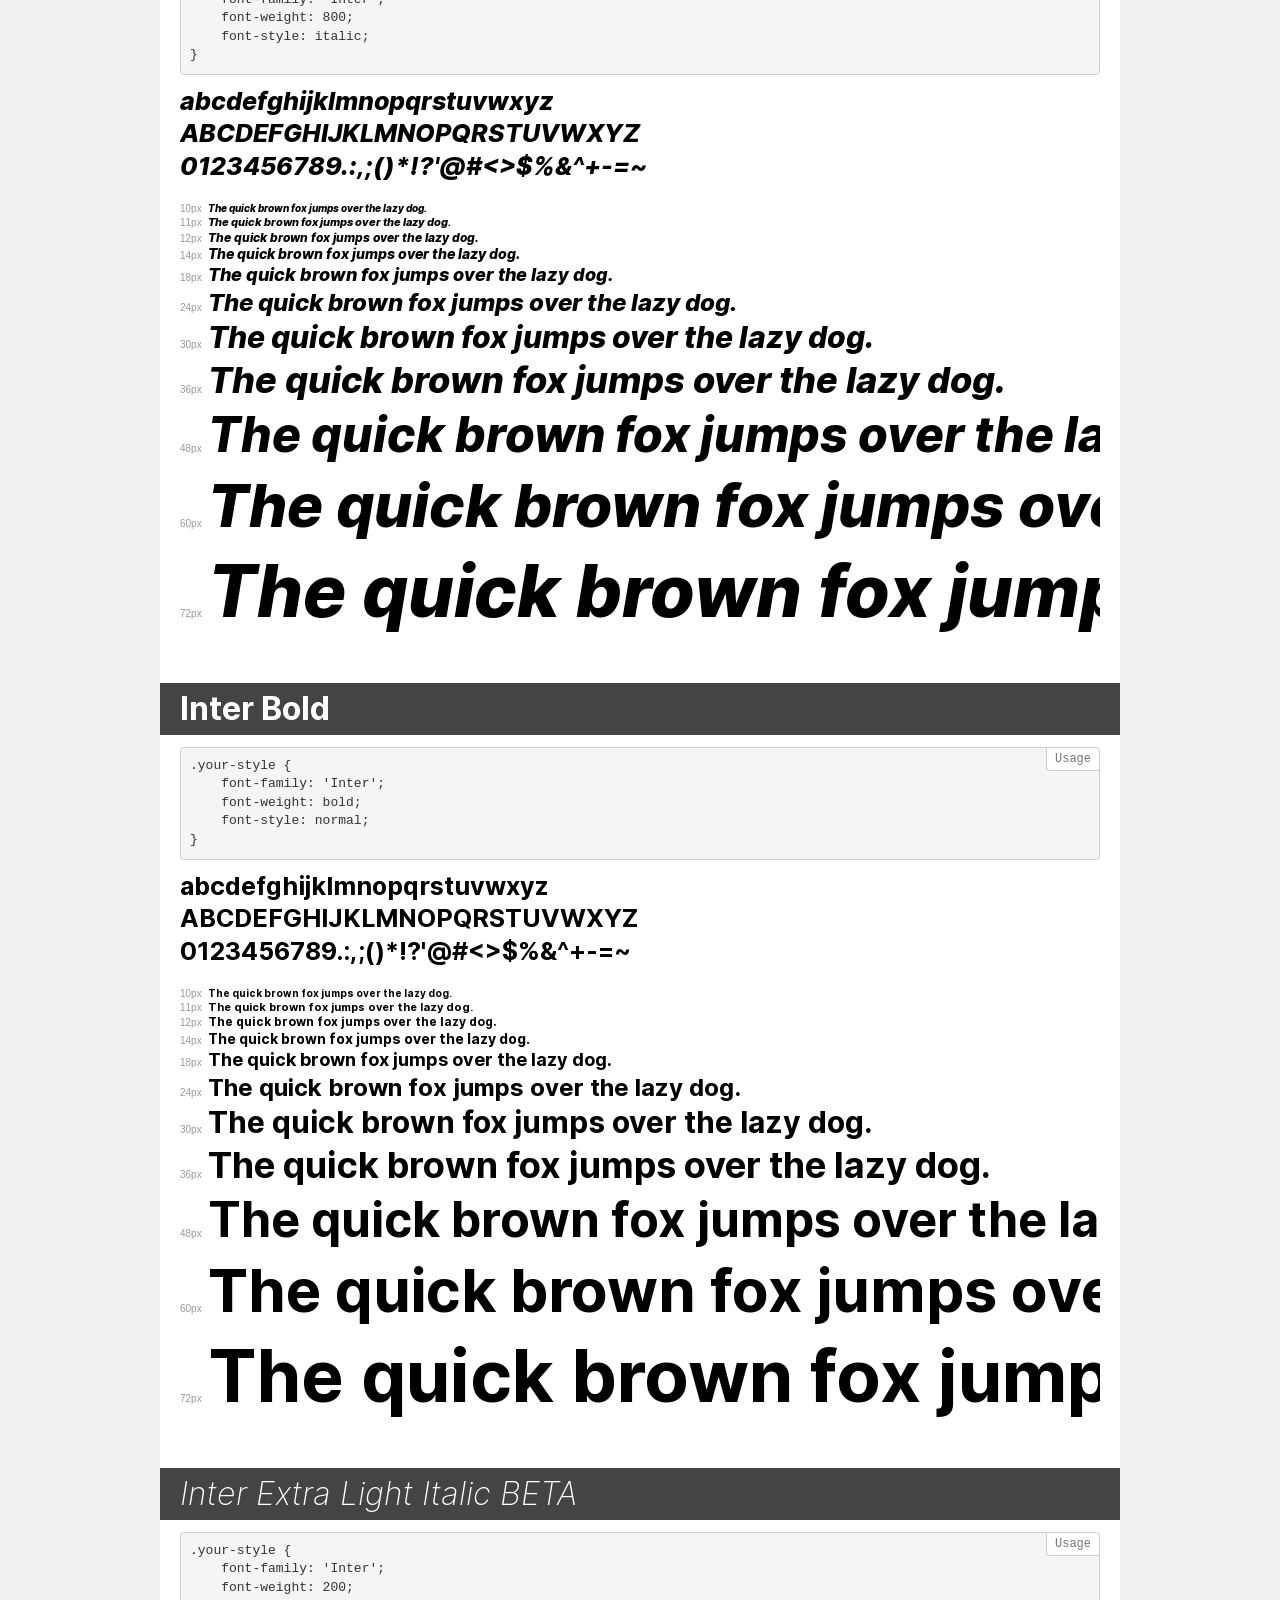
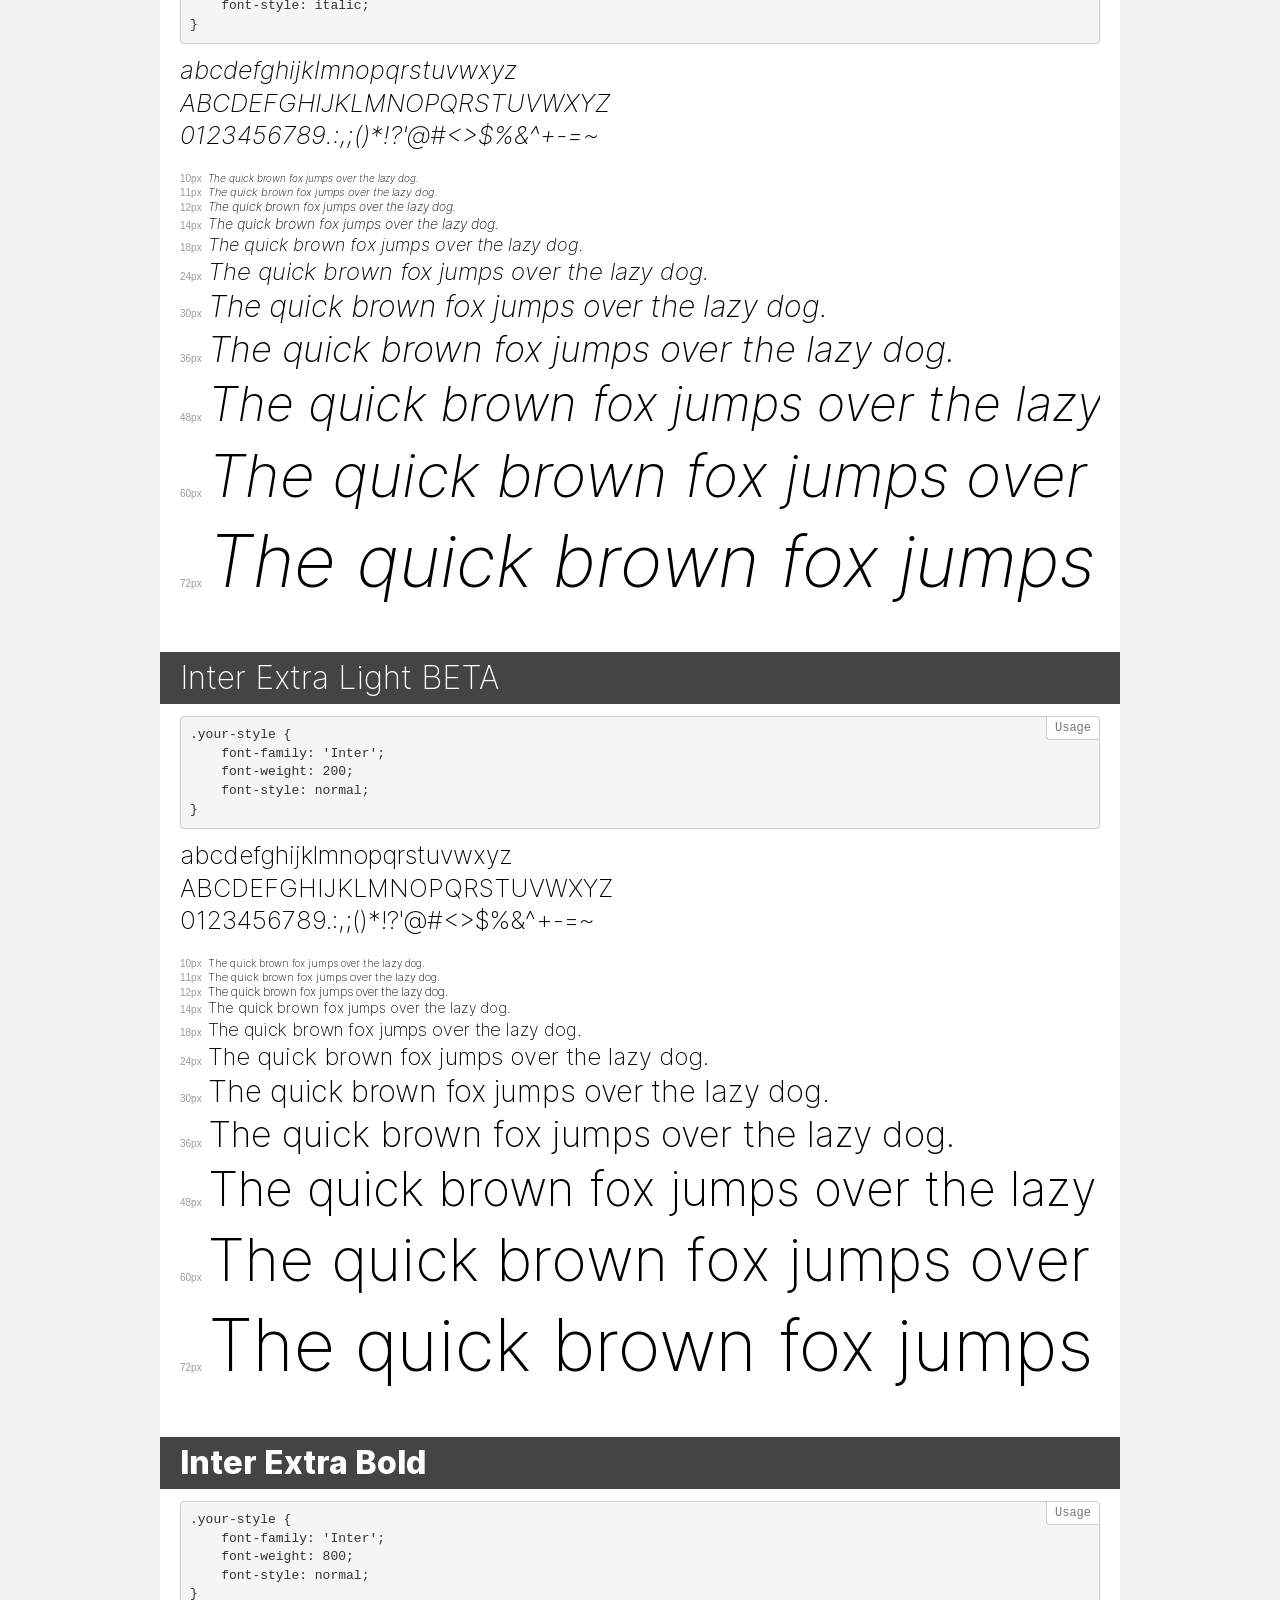
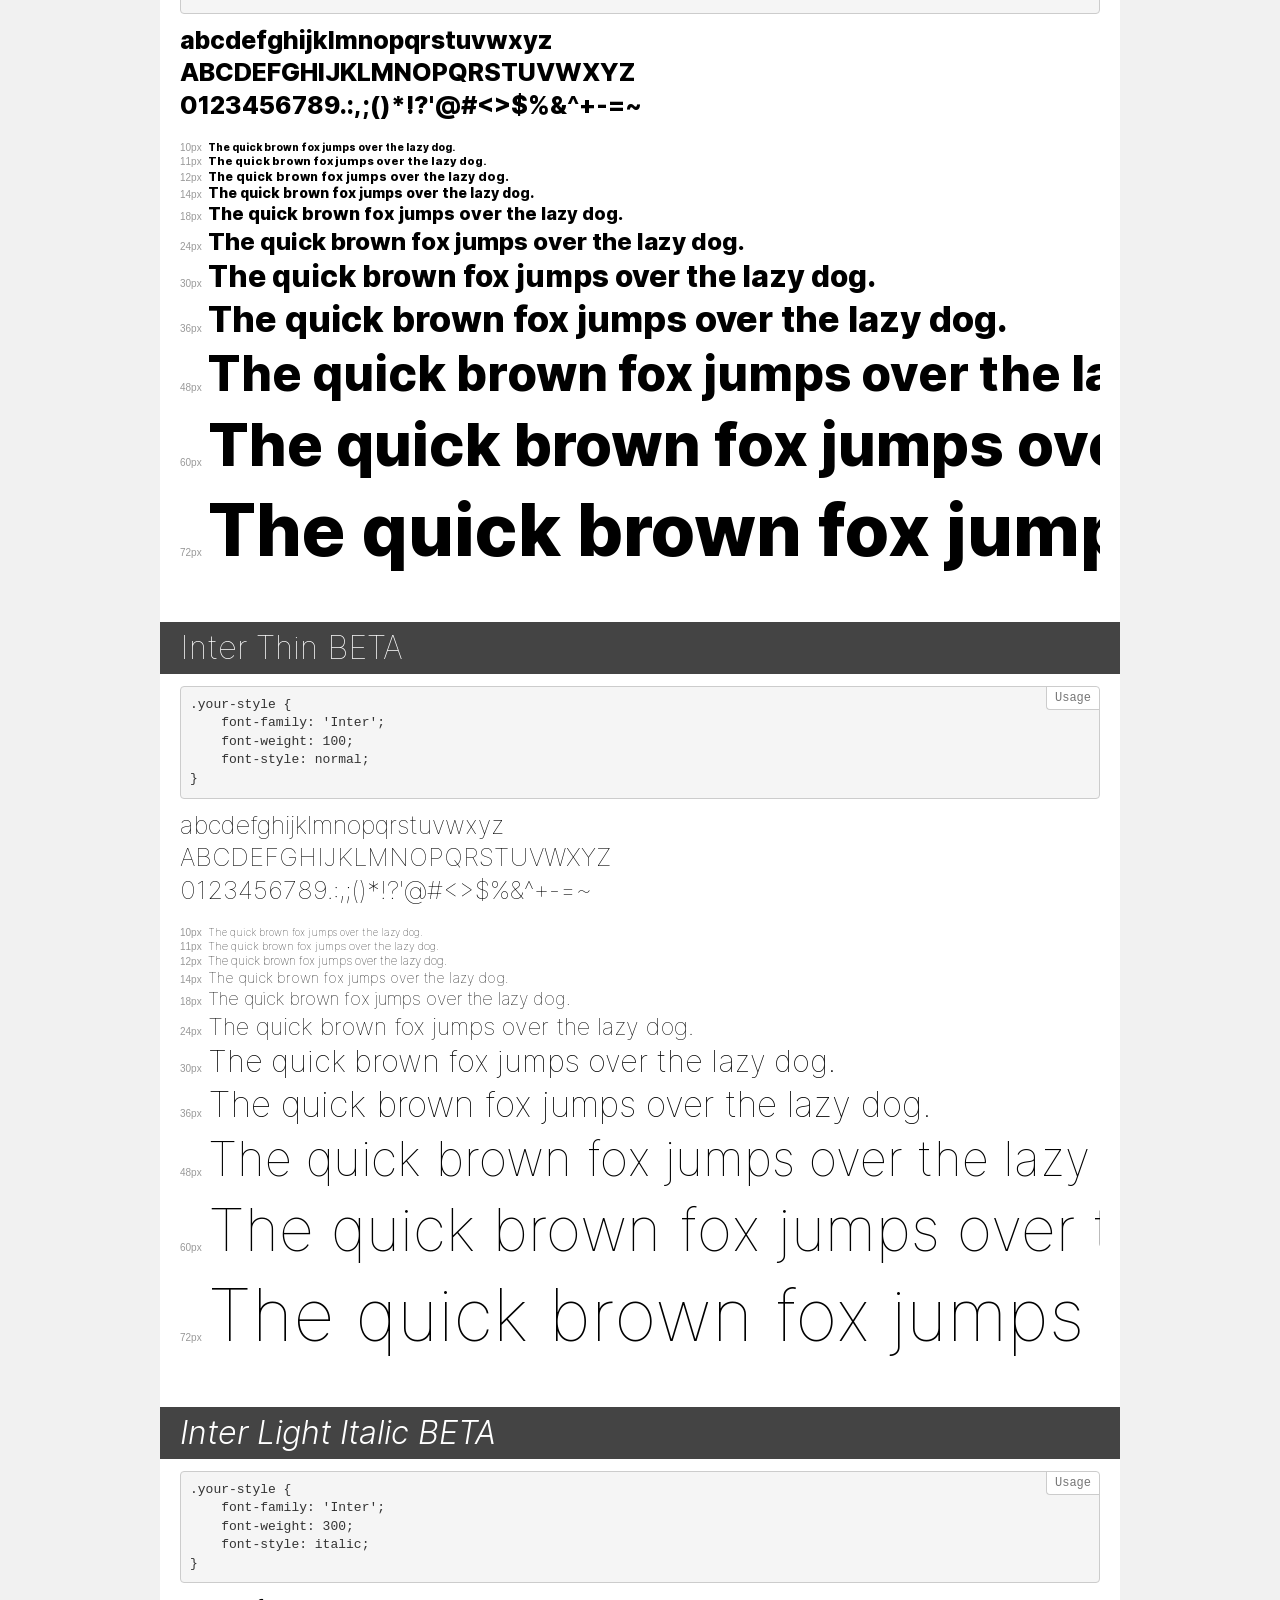
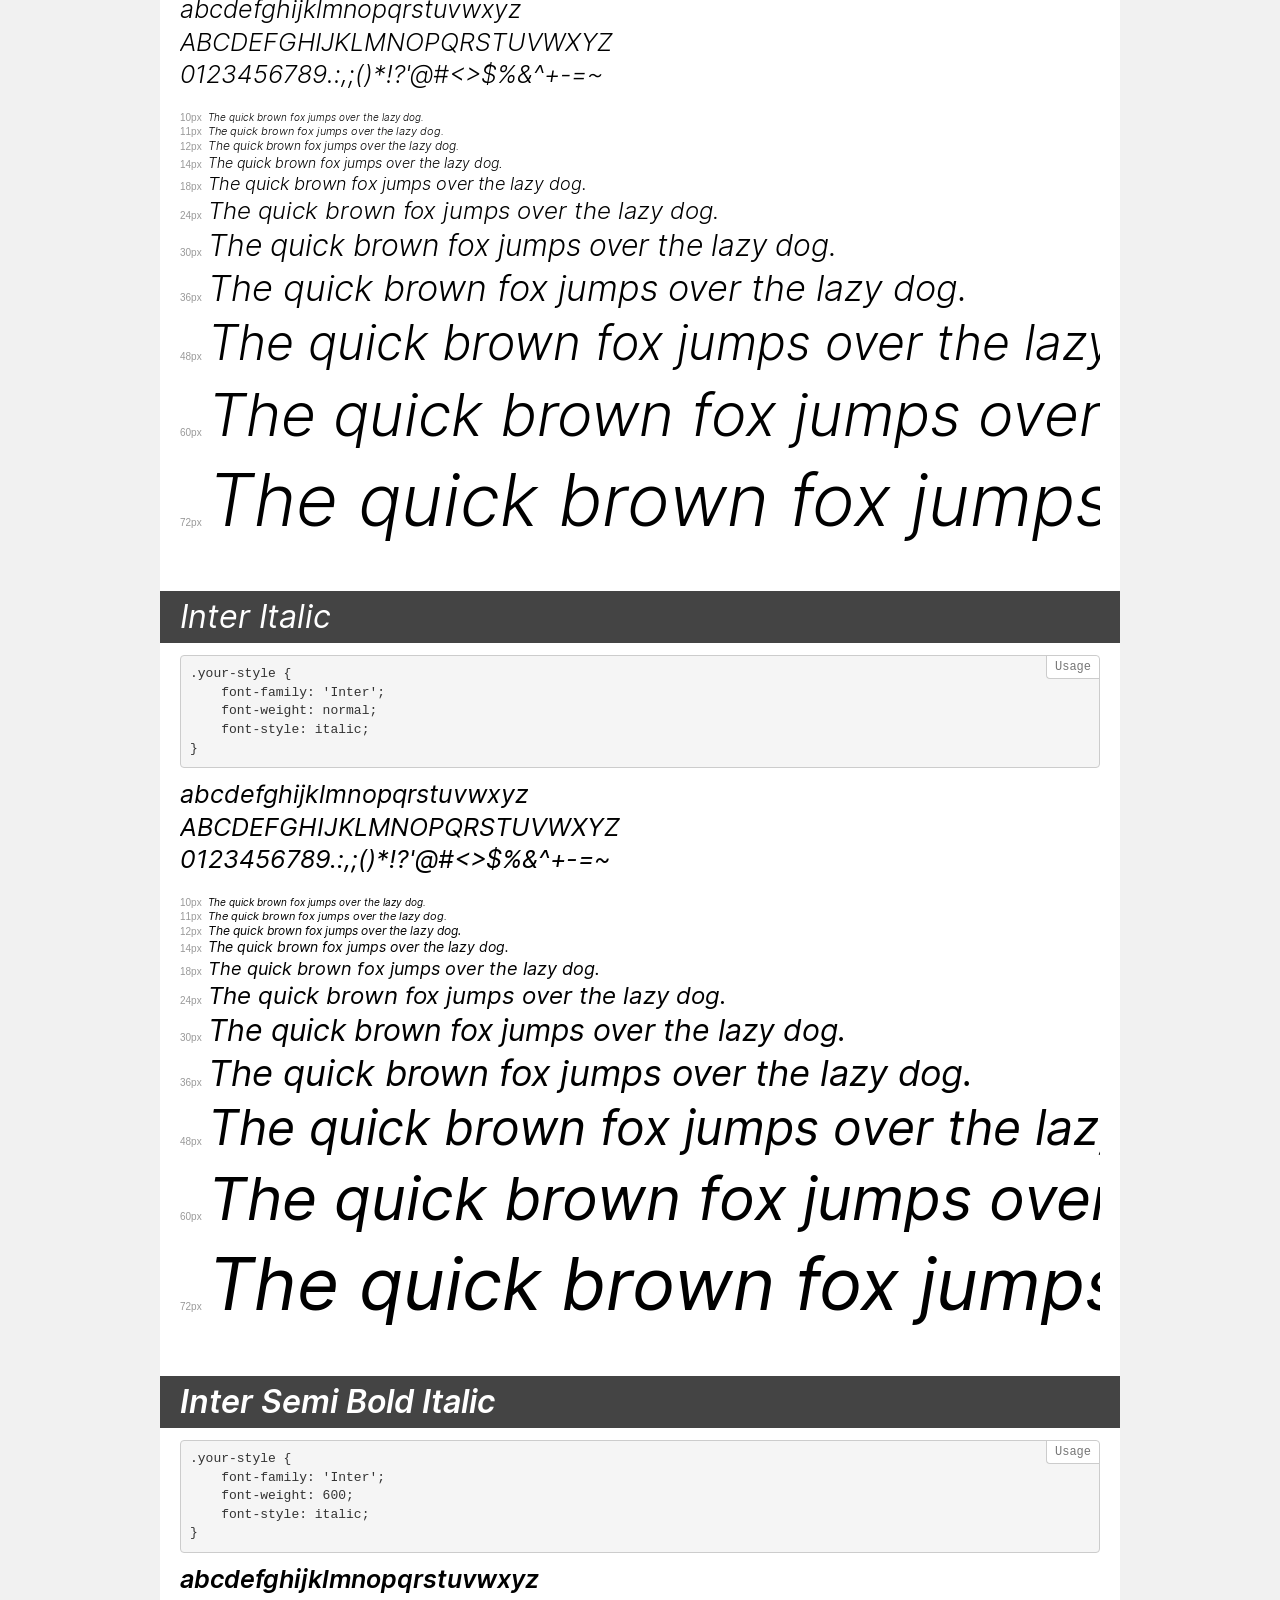
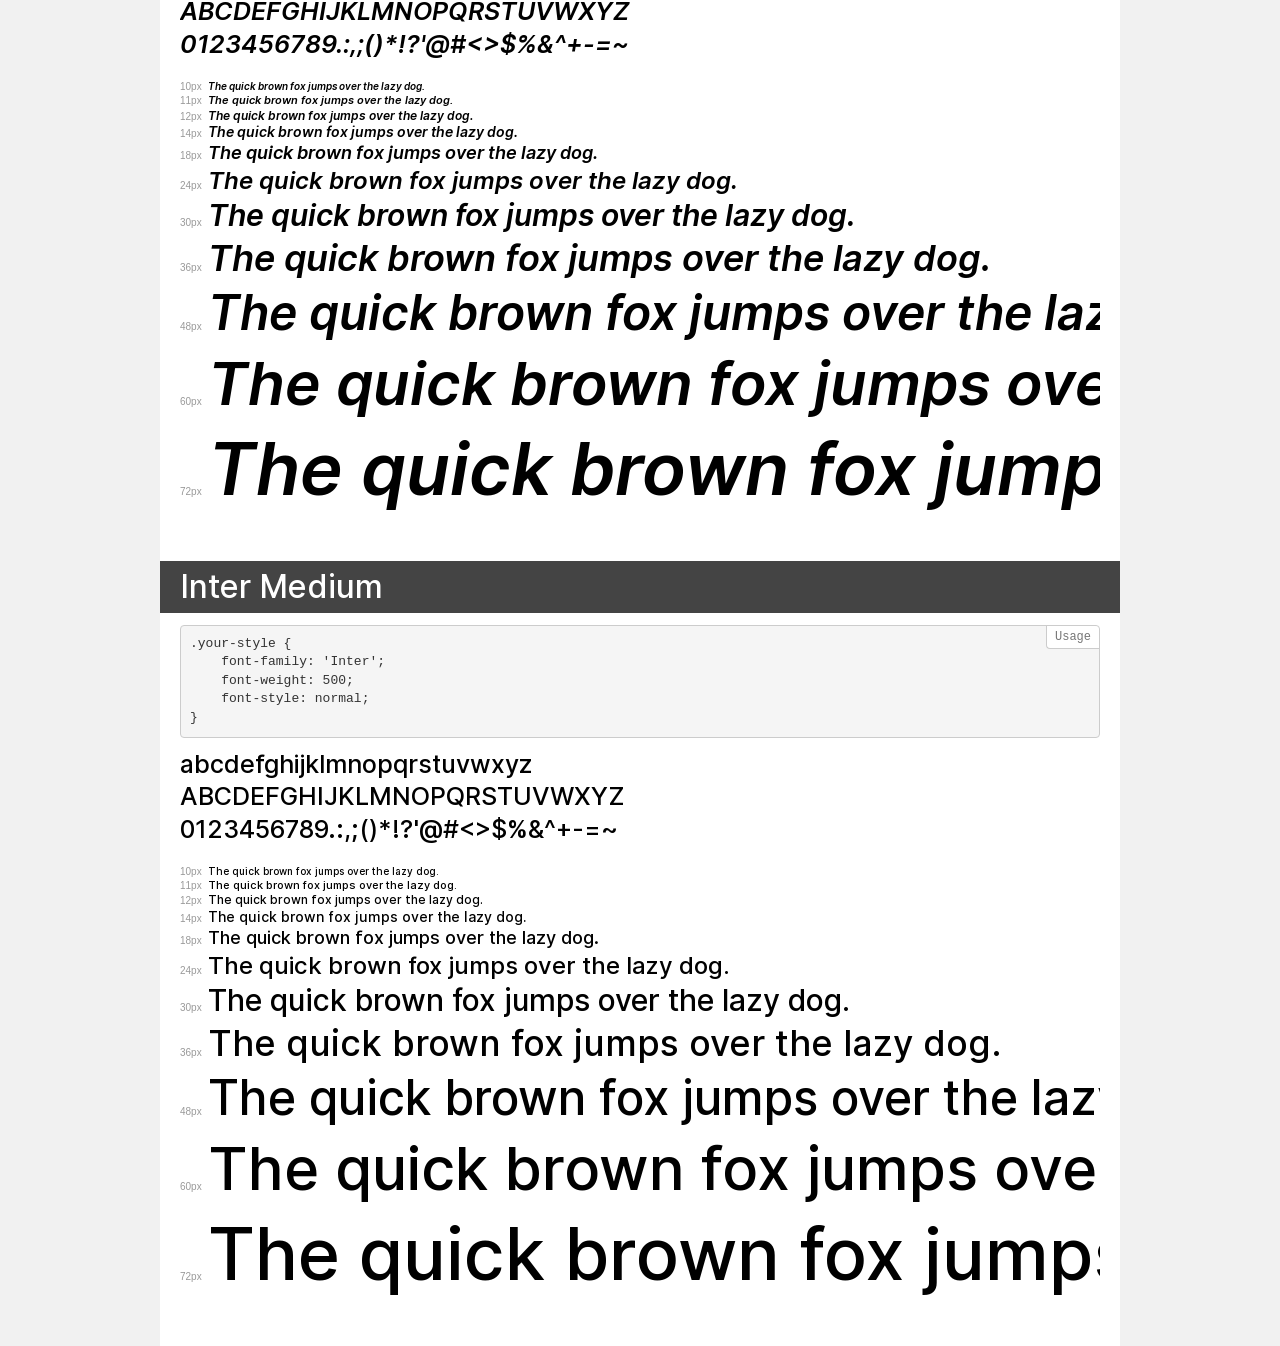
<file: assets/fonts/inter/demo.html>
<!DOCTYPE html>
<html>
<head>
    <meta charset="utf-8">
    <meta http-equiv="X-UA-Compatible" content="IE=edge">
    <meta name="viewport" content="width=device-width, initial-scale=1">
    <meta name="robots" content="noindex, noarchive">
    <meta name="format-detection" content="telephone=no">
    <title>Transfonter demo</title>
    <link href="stylesheet.css" rel="stylesheet">
    <style>
        /*
        http://meyerweb.com/eric/tools/css/reset/
        v2.0 | 20110126
        License: none (public domain)
        */
        html, body, div, span, applet, object, iframe,
        h1, h2, h3, h4, h5, h6, p, blockquote, pre,
        a, abbr, acronym, address, big, cite, code,
        del, dfn, em, img, ins, kbd, q, s, samp,
        small, strike, strong, sub, sup, tt, var,
        b, u, i, center,
        dl, dt, dd, ol, ul, li,
        fieldset, form, label, legend,
        table, caption, tbody, tfoot, thead, tr, th, td,
        article, aside, canvas, details, embed,
        figure, figcaption, footer, header, hgroup,
        menu, nav, output, ruby, section, summary,
        time, mark, audio, video {
            margin: 0;
            padding: 0;
            border: 0;
            font-size: 100%;
            font: inherit;
            vertical-align: baseline;
        }
        /* HTML5 display-role reset for older browsers */
        article, aside, details, figcaption, figure,
        footer, header, hgroup, menu, nav, section {
            display: block;
        }
        body {
            line-height: 1;
        }
        ol, ul {
            list-style: none;
        }
        blockquote, q {
            quotes: none;
        }
        blockquote:before, blockquote:after,
        q:before, q:after {
            content: '';
            content: none;
        }
        table {
            border-collapse: collapse;
            border-spacing: 0;
        }
        /* common styles */
        body {
            background: #f1f1f1;
            color: #000;
        }
        .page {
            background: #fff;
            width: 920px;
            margin: 0 auto;
            padding: 20px 20px 0 20px;
            overflow: hidden;
        }
        .font-container {
            overflow-x: auto;
            overflow-y: hidden;
            margin-bottom: 40px;
            line-height: 1.3;
            white-space: nowrap;
            padding-bottom: 5px;
        }
        h1 {
            position: relative;
            background: #444;
            font-size: 32px;
            color: #fff;
            padding: 10px 20px;
            margin: 0 -20px 12px -20px;
        }
        .letters {
            font-size: 25px;
            margin-bottom: 20px;
        }
        .s10:before {
            content: '10px';
        }
        .s11:before {
            content: '11px';
        }
        .s12:before {
            content: '12px';
        }
        .s14:before {
            content: '14px';
        }
        .s18:before {
            content: '18px';
        }
        .s24:before {
            content: '24px';
        }
        .s30:before {
            content: '30px';
        }
        .s36:before {
            content: '36px';
        }
        .s48:before {
            content: '48px';
        }
        .s60:before {
            content: '60px';
        }
        .s72:before {
            content: '72px';
        }
        .s10:before, .s11:before, .s12:before, .s14:before,
        .s18:before, .s24:before, .s30:before, .s36:before,
        .s48:before, .s60:before, .s72:before {
            font-family: Arial, sans-serif;
            font-size: 10px;
            font-weight: normal;
            font-style: normal;
            color: #999;
            padding-right: 6px;
        }
        pre {
            display: block;
            position: relative;
            padding: 9px;
            margin: 0 0 10px;
            font-family: Monaco, Menlo, Consolas, "Courier New", monospace !important;
            font-size: 13px;
            line-height: 1.428571429;
            color: #333;
            font-weight: normal !important;
            font-style: normal !important;
            background-color: #f5f5f5;
            border: 1px solid #ccc;
            overflow-x: auto;
            border-radius: 4px;
        }
        pre:after {
            display: block;
            position: absolute;
            right: 0;
            top: 0;
            content: 'Usage';
            line-height: 1;
            padding: 5px 8px;
            font-size: 12px;
            color: #767676;
            background-color: #fff;
            border: 1px solid #ccc;
            border-right: none;
            border-top: none;
            border-radius: 0 4px 0 4px;
            z-index: 10;
        }
        /* responsive */
        @media (max-width: 959px) {
            .page {
                width: auto;
                margin: 0;
            }
        }
    </style>
</head>
<body>
<div class="page">
    <div class="demo" style="font-family: 'Inter'; font-weight: bold; font-style: italic;">
        <h1>Inter Bold Italic</h1>
        <pre>.your-style {
    font-family: 'Inter';
    font-weight: bold;
    font-style: italic;
}</pre>
        <div class="font-container">
            <p class="letters">
                abcdefghijklmnopqrstuvwxyz<br>
ABCDEFGHIJKLMNOPQRSTUVWXYZ<br>
                0123456789.:,;()*!?'@#<>$%&^+-=~
            </p>
            <p class="s10" style="font-size: 10px;">The quick brown fox jumps over the lazy dog.</p>
            <p class="s11" style="font-size: 11px;">The quick brown fox jumps over the lazy dog.</p>
            <p class="s12" style="font-size: 12px;">The quick brown fox jumps over the lazy dog.</p>
            <p class="s14" style="font-size: 14px;">The quick brown fox jumps over the lazy dog.</p>
            <p class="s18" style="font-size: 18px;">The quick brown fox jumps over the lazy dog.</p>
            <p class="s24" style="font-size: 24px;">The quick brown fox jumps over the lazy dog.</p>
            <p class="s30" style="font-size: 30px;">The quick brown fox jumps over the lazy dog.</p>
            <p class="s36" style="font-size: 36px;">The quick brown fox jumps over the lazy dog.</p>
            <p class="s48" style="font-size: 48px;">The quick brown fox jumps over the lazy dog.</p>
            <p class="s60" style="font-size: 60px;">The quick brown fox jumps over the lazy dog.</p>
            <p class="s72" style="font-size: 72px;">The quick brown fox jumps over the lazy dog.</p>
        </div>
    </div>
    <div class="demo" style="font-family: 'Inter'; font-weight: 500; font-style: italic;">
        <h1>Inter Medium Italic</h1>
        <pre>.your-style {
    font-family: 'Inter';
    font-weight: 500;
    font-style: italic;
}</pre>
        <div class="font-container">
            <p class="letters">
                abcdefghijklmnopqrstuvwxyz<br>
ABCDEFGHIJKLMNOPQRSTUVWXYZ<br>
                0123456789.:,;()*!?'@#<>$%&^+-=~
            </p>
            <p class="s10" style="font-size: 10px;">The quick brown fox jumps over the lazy dog.</p>
            <p class="s11" style="font-size: 11px;">The quick brown fox jumps over the lazy dog.</p>
            <p class="s12" style="font-size: 12px;">The quick brown fox jumps over the lazy dog.</p>
            <p class="s14" style="font-size: 14px;">The quick brown fox jumps over the lazy dog.</p>
            <p class="s18" style="font-size: 18px;">The quick brown fox jumps over the lazy dog.</p>
            <p class="s24" style="font-size: 24px;">The quick brown fox jumps over the lazy dog.</p>
            <p class="s30" style="font-size: 30px;">The quick brown fox jumps over the lazy dog.</p>
            <p class="s36" style="font-size: 36px;">The quick brown fox jumps over the lazy dog.</p>
            <p class="s48" style="font-size: 48px;">The quick brown fox jumps over the lazy dog.</p>
            <p class="s60" style="font-size: 60px;">The quick brown fox jumps over the lazy dog.</p>
            <p class="s72" style="font-size: 72px;">The quick brown fox jumps over the lazy dog.</p>
        </div>
    </div>
    <div class="demo" style="font-family: 'Inter'; font-weight: 100; font-style: italic;">
        <h1>Inter Thin Italic BETA</h1>
        <pre>.your-style {
    font-family: 'Inter';
    font-weight: 100;
    font-style: italic;
}</pre>
        <div class="font-container">
            <p class="letters">
                abcdefghijklmnopqrstuvwxyz<br>
ABCDEFGHIJKLMNOPQRSTUVWXYZ<br>
                0123456789.:,;()*!?'@#<>$%&^+-=~
            </p>
            <p class="s10" style="font-size: 10px;">The quick brown fox jumps over the lazy dog.</p>
            <p class="s11" style="font-size: 11px;">The quick brown fox jumps over the lazy dog.</p>
            <p class="s12" style="font-size: 12px;">The quick brown fox jumps over the lazy dog.</p>
            <p class="s14" style="font-size: 14px;">The quick brown fox jumps over the lazy dog.</p>
            <p class="s18" style="font-size: 18px;">The quick brown fox jumps over the lazy dog.</p>
            <p class="s24" style="font-size: 24px;">The quick brown fox jumps over the lazy dog.</p>
            <p class="s30" style="font-size: 30px;">The quick brown fox jumps over the lazy dog.</p>
            <p class="s36" style="font-size: 36px;">The quick brown fox jumps over the lazy dog.</p>
            <p class="s48" style="font-size: 48px;">The quick brown fox jumps over the lazy dog.</p>
            <p class="s60" style="font-size: 60px;">The quick brown fox jumps over the lazy dog.</p>
            <p class="s72" style="font-size: 72px;">The quick brown fox jumps over the lazy dog.</p>
        </div>
    </div>
    <div class="demo" style="font-family: 'Inter'; font-weight: normal; font-style: normal;">
        <h1>Inter Regular</h1>
        <pre>.your-style {
    font-family: 'Inter';
    font-weight: normal;
    font-style: normal;
}</pre>
        <div class="font-container">
            <p class="letters">
                abcdefghijklmnopqrstuvwxyz<br>
ABCDEFGHIJKLMNOPQRSTUVWXYZ<br>
                0123456789.:,;()*!?'@#<>$%&^+-=~
            </p>
            <p class="s10" style="font-size: 10px;">The quick brown fox jumps over the lazy dog.</p>
            <p class="s11" style="font-size: 11px;">The quick brown fox jumps over the lazy dog.</p>
            <p class="s12" style="font-size: 12px;">The quick brown fox jumps over the lazy dog.</p>
            <p class="s14" style="font-size: 14px;">The quick brown fox jumps over the lazy dog.</p>
            <p class="s18" style="font-size: 18px;">The quick brown fox jumps over the lazy dog.</p>
            <p class="s24" style="font-size: 24px;">The quick brown fox jumps over the lazy dog.</p>
            <p class="s30" style="font-size: 30px;">The quick brown fox jumps over the lazy dog.</p>
            <p class="s36" style="font-size: 36px;">The quick brown fox jumps over the lazy dog.</p>
            <p class="s48" style="font-size: 48px;">The quick brown fox jumps over the lazy dog.</p>
            <p class="s60" style="font-size: 60px;">The quick brown fox jumps over the lazy dog.</p>
            <p class="s72" style="font-size: 72px;">The quick brown fox jumps over the lazy dog.</p>
        </div>
    </div>
    <div class="demo" style="font-family: 'Inter'; font-weight: 900; font-style: normal;">
        <h1>Inter Black</h1>
        <pre>.your-style {
    font-family: 'Inter';
    font-weight: 900;
    font-style: normal;
}</pre>
        <div class="font-container">
            <p class="letters">
                abcdefghijklmnopqrstuvwxyz<br>
ABCDEFGHIJKLMNOPQRSTUVWXYZ<br>
                0123456789.:,;()*!?'@#<>$%&^+-=~
            </p>
            <p class="s10" style="font-size: 10px;">The quick brown fox jumps over the lazy dog.</p>
            <p class="s11" style="font-size: 11px;">The quick brown fox jumps over the lazy dog.</p>
            <p class="s12" style="font-size: 12px;">The quick brown fox jumps over the lazy dog.</p>
            <p class="s14" style="font-size: 14px;">The quick brown fox jumps over the lazy dog.</p>
            <p class="s18" style="font-size: 18px;">The quick brown fox jumps over the lazy dog.</p>
            <p class="s24" style="font-size: 24px;">The quick brown fox jumps over the lazy dog.</p>
            <p class="s30" style="font-size: 30px;">The quick brown fox jumps over the lazy dog.</p>
            <p class="s36" style="font-size: 36px;">The quick brown fox jumps over the lazy dog.</p>
            <p class="s48" style="font-size: 48px;">The quick brown fox jumps over the lazy dog.</p>
            <p class="s60" style="font-size: 60px;">The quick brown fox jumps over the lazy dog.</p>
            <p class="s72" style="font-size: 72px;">The quick brown fox jumps over the lazy dog.</p>
        </div>
    </div>
    <div class="demo" style="font-family: 'Inter'; font-weight: 900; font-style: italic;">
        <h1>Inter Black Italic</h1>
        <pre>.your-style {
    font-family: 'Inter';
    font-weight: 900;
    font-style: italic;
}</pre>
        <div class="font-container">
            <p class="letters">
                abcdefghijklmnopqrstuvwxyz<br>
ABCDEFGHIJKLMNOPQRSTUVWXYZ<br>
                0123456789.:,;()*!?'@#<>$%&^+-=~
            </p>
            <p class="s10" style="font-size: 10px;">The quick brown fox jumps over the lazy dog.</p>
            <p class="s11" style="font-size: 11px;">The quick brown fox jumps over the lazy dog.</p>
            <p class="s12" style="font-size: 12px;">The quick brown fox jumps over the lazy dog.</p>
            <p class="s14" style="font-size: 14px;">The quick brown fox jumps over the lazy dog.</p>
            <p class="s18" style="font-size: 18px;">The quick brown fox jumps over the lazy dog.</p>
            <p class="s24" style="font-size: 24px;">The quick brown fox jumps over the lazy dog.</p>
            <p class="s30" style="font-size: 30px;">The quick brown fox jumps over the lazy dog.</p>
            <p class="s36" style="font-size: 36px;">The quick brown fox jumps over the lazy dog.</p>
            <p class="s48" style="font-size: 48px;">The quick brown fox jumps over the lazy dog.</p>
            <p class="s60" style="font-size: 60px;">The quick brown fox jumps over the lazy dog.</p>
            <p class="s72" style="font-size: 72px;">The quick brown fox jumps over the lazy dog.</p>
        </div>
    </div>
    <div class="demo" style="font-family: 'Inter'; font-weight: 300; font-style: normal;">
        <h1>Inter Light BETA</h1>
        <pre>.your-style {
    font-family: 'Inter';
    font-weight: 300;
    font-style: normal;
}</pre>
        <div class="font-container">
            <p class="letters">
                abcdefghijklmnopqrstuvwxyz<br>
ABCDEFGHIJKLMNOPQRSTUVWXYZ<br>
                0123456789.:,;()*!?'@#<>$%&^+-=~
            </p>
            <p class="s10" style="font-size: 10px;">The quick brown fox jumps over the lazy dog.</p>
            <p class="s11" style="font-size: 11px;">The quick brown fox jumps over the lazy dog.</p>
            <p class="s12" style="font-size: 12px;">The quick brown fox jumps over the lazy dog.</p>
            <p class="s14" style="font-size: 14px;">The quick brown fox jumps over the lazy dog.</p>
            <p class="s18" style="font-size: 18px;">The quick brown fox jumps over the lazy dog.</p>
            <p class="s24" style="font-size: 24px;">The quick brown fox jumps over the lazy dog.</p>
            <p class="s30" style="font-size: 30px;">The quick brown fox jumps over the lazy dog.</p>
            <p class="s36" style="font-size: 36px;">The quick brown fox jumps over the lazy dog.</p>
            <p class="s48" style="font-size: 48px;">The quick brown fox jumps over the lazy dog.</p>
            <p class="s60" style="font-size: 60px;">The quick brown fox jumps over the lazy dog.</p>
            <p class="s72" style="font-size: 72px;">The quick brown fox jumps over the lazy dog.</p>
        </div>
    </div>
    <div class="demo" style="font-family: 'Inter'; font-weight: 600; font-style: normal;">
        <h1>Inter Semi Bold</h1>
        <pre>.your-style {
    font-family: 'Inter';
    font-weight: 600;
    font-style: normal;
}</pre>
        <div class="font-container">
            <p class="letters">
                abcdefghijklmnopqrstuvwxyz<br>
ABCDEFGHIJKLMNOPQRSTUVWXYZ<br>
                0123456789.:,;()*!?'@#<>$%&^+-=~
            </p>
            <p class="s10" style="font-size: 10px;">The quick brown fox jumps over the lazy dog.</p>
            <p class="s11" style="font-size: 11px;">The quick brown fox jumps over the lazy dog.</p>
            <p class="s12" style="font-size: 12px;">The quick brown fox jumps over the lazy dog.</p>
            <p class="s14" style="font-size: 14px;">The quick brown fox jumps over the lazy dog.</p>
            <p class="s18" style="font-size: 18px;">The quick brown fox jumps over the lazy dog.</p>
            <p class="s24" style="font-size: 24px;">The quick brown fox jumps over the lazy dog.</p>
            <p class="s30" style="font-size: 30px;">The quick brown fox jumps over the lazy dog.</p>
            <p class="s36" style="font-size: 36px;">The quick brown fox jumps over the lazy dog.</p>
            <p class="s48" style="font-size: 48px;">The quick brown fox jumps over the lazy dog.</p>
            <p class="s60" style="font-size: 60px;">The quick brown fox jumps over the lazy dog.</p>
            <p class="s72" style="font-size: 72px;">The quick brown fox jumps over the lazy dog.</p>
        </div>
    </div>
    <div class="demo" style="font-family: 'Inter'; font-weight: 800; font-style: italic;">
        <h1>Inter Extra Bold Italic</h1>
        <pre>.your-style {
    font-family: 'Inter';
    font-weight: 800;
    font-style: italic;
}</pre>
        <div class="font-container">
            <p class="letters">
                abcdefghijklmnopqrstuvwxyz<br>
ABCDEFGHIJKLMNOPQRSTUVWXYZ<br>
                0123456789.:,;()*!?'@#<>$%&^+-=~
            </p>
            <p class="s10" style="font-size: 10px;">The quick brown fox jumps over the lazy dog.</p>
            <p class="s11" style="font-size: 11px;">The quick brown fox jumps over the lazy dog.</p>
            <p class="s12" style="font-size: 12px;">The quick brown fox jumps over the lazy dog.</p>
            <p class="s14" style="font-size: 14px;">The quick brown fox jumps over the lazy dog.</p>
            <p class="s18" style="font-size: 18px;">The quick brown fox jumps over the lazy dog.</p>
            <p class="s24" style="font-size: 24px;">The quick brown fox jumps over the lazy dog.</p>
            <p class="s30" style="font-size: 30px;">The quick brown fox jumps over the lazy dog.</p>
            <p class="s36" style="font-size: 36px;">The quick brown fox jumps over the lazy dog.</p>
            <p class="s48" style="font-size: 48px;">The quick brown fox jumps over the lazy dog.</p>
            <p class="s60" style="font-size: 60px;">The quick brown fox jumps over the lazy dog.</p>
            <p class="s72" style="font-size: 72px;">The quick brown fox jumps over the lazy dog.</p>
        </div>
    </div>
    <div class="demo" style="font-family: 'Inter'; font-weight: bold; font-style: normal;">
        <h1>Inter Bold</h1>
        <pre>.your-style {
    font-family: 'Inter';
    font-weight: bold;
    font-style: normal;
}</pre>
        <div class="font-container">
            <p class="letters">
                abcdefghijklmnopqrstuvwxyz<br>
ABCDEFGHIJKLMNOPQRSTUVWXYZ<br>
                0123456789.:,;()*!?'@#<>$%&^+-=~
            </p>
            <p class="s10" style="font-size: 10px;">The quick brown fox jumps over the lazy dog.</p>
            <p class="s11" style="font-size: 11px;">The quick brown fox jumps over the lazy dog.</p>
            <p class="s12" style="font-size: 12px;">The quick brown fox jumps over the lazy dog.</p>
            <p class="s14" style="font-size: 14px;">The quick brown fox jumps over the lazy dog.</p>
            <p class="s18" style="font-size: 18px;">The quick brown fox jumps over the lazy dog.</p>
            <p class="s24" style="font-size: 24px;">The quick brown fox jumps over the lazy dog.</p>
            <p class="s30" style="font-size: 30px;">The quick brown fox jumps over the lazy dog.</p>
            <p class="s36" style="font-size: 36px;">The quick brown fox jumps over the lazy dog.</p>
            <p class="s48" style="font-size: 48px;">The quick brown fox jumps over the lazy dog.</p>
            <p class="s60" style="font-size: 60px;">The quick brown fox jumps over the lazy dog.</p>
            <p class="s72" style="font-size: 72px;">The quick brown fox jumps over the lazy dog.</p>
        </div>
    </div>
    <div class="demo" style="font-family: 'Inter'; font-weight: 200; font-style: italic;">
        <h1>Inter Extra Light Italic BETA</h1>
        <pre>.your-style {
    font-family: 'Inter';
    font-weight: 200;
    font-style: italic;
}</pre>
        <div class="font-container">
            <p class="letters">
                abcdefghijklmnopqrstuvwxyz<br>
ABCDEFGHIJKLMNOPQRSTUVWXYZ<br>
                0123456789.:,;()*!?'@#<>$%&^+-=~
            </p>
            <p class="s10" style="font-size: 10px;">The quick brown fox jumps over the lazy dog.</p>
            <p class="s11" style="font-size: 11px;">The quick brown fox jumps over the lazy dog.</p>
            <p class="s12" style="font-size: 12px;">The quick brown fox jumps over the lazy dog.</p>
            <p class="s14" style="font-size: 14px;">The quick brown fox jumps over the lazy dog.</p>
            <p class="s18" style="font-size: 18px;">The quick brown fox jumps over the lazy dog.</p>
            <p class="s24" style="font-size: 24px;">The quick brown fox jumps over the lazy dog.</p>
            <p class="s30" style="font-size: 30px;">The quick brown fox jumps over the lazy dog.</p>
            <p class="s36" style="font-size: 36px;">The quick brown fox jumps over the lazy dog.</p>
            <p class="s48" style="font-size: 48px;">The quick brown fox jumps over the lazy dog.</p>
            <p class="s60" style="font-size: 60px;">The quick brown fox jumps over the lazy dog.</p>
            <p class="s72" style="font-size: 72px;">The quick brown fox jumps over the lazy dog.</p>
        </div>
    </div>
    <div class="demo" style="font-family: 'Inter'; font-weight: 200; font-style: normal;">
        <h1>Inter Extra Light BETA</h1>
        <pre>.your-style {
    font-family: 'Inter';
    font-weight: 200;
    font-style: normal;
}</pre>
        <div class="font-container">
            <p class="letters">
                abcdefghijklmnopqrstuvwxyz<br>
ABCDEFGHIJKLMNOPQRSTUVWXYZ<br>
                0123456789.:,;()*!?'@#<>$%&^+-=~
            </p>
            <p class="s10" style="font-size: 10px;">The quick brown fox jumps over the lazy dog.</p>
            <p class="s11" style="font-size: 11px;">The quick brown fox jumps over the lazy dog.</p>
            <p class="s12" style="font-size: 12px;">The quick brown fox jumps over the lazy dog.</p>
            <p class="s14" style="font-size: 14px;">The quick brown fox jumps over the lazy dog.</p>
            <p class="s18" style="font-size: 18px;">The quick brown fox jumps over the lazy dog.</p>
            <p class="s24" style="font-size: 24px;">The quick brown fox jumps over the lazy dog.</p>
            <p class="s30" style="font-size: 30px;">The quick brown fox jumps over the lazy dog.</p>
            <p class="s36" style="font-size: 36px;">The quick brown fox jumps over the lazy dog.</p>
            <p class="s48" style="font-size: 48px;">The quick brown fox jumps over the lazy dog.</p>
            <p class="s60" style="font-size: 60px;">The quick brown fox jumps over the lazy dog.</p>
            <p class="s72" style="font-size: 72px;">The quick brown fox jumps over the lazy dog.</p>
        </div>
    </div>
    <div class="demo" style="font-family: 'Inter'; font-weight: 800; font-style: normal;">
        <h1>Inter Extra Bold</h1>
        <pre>.your-style {
    font-family: 'Inter';
    font-weight: 800;
    font-style: normal;
}</pre>
        <div class="font-container">
            <p class="letters">
                abcdefghijklmnopqrstuvwxyz<br>
ABCDEFGHIJKLMNOPQRSTUVWXYZ<br>
                0123456789.:,;()*!?'@#<>$%&^+-=~
            </p>
            <p class="s10" style="font-size: 10px;">The quick brown fox jumps over the lazy dog.</p>
            <p class="s11" style="font-size: 11px;">The quick brown fox jumps over the lazy dog.</p>
            <p class="s12" style="font-size: 12px;">The quick brown fox jumps over the lazy dog.</p>
            <p class="s14" style="font-size: 14px;">The quick brown fox jumps over the lazy dog.</p>
            <p class="s18" style="font-size: 18px;">The quick brown fox jumps over the lazy dog.</p>
            <p class="s24" style="font-size: 24px;">The quick brown fox jumps over the lazy dog.</p>
            <p class="s30" style="font-size: 30px;">The quick brown fox jumps over the lazy dog.</p>
            <p class="s36" style="font-size: 36px;">The quick brown fox jumps over the lazy dog.</p>
            <p class="s48" style="font-size: 48px;">The quick brown fox jumps over the lazy dog.</p>
            <p class="s60" style="font-size: 60px;">The quick brown fox jumps over the lazy dog.</p>
            <p class="s72" style="font-size: 72px;">The quick brown fox jumps over the lazy dog.</p>
        </div>
    </div>
    <div class="demo" style="font-family: 'Inter'; font-weight: 100; font-style: normal;">
        <h1>Inter Thin BETA</h1>
        <pre>.your-style {
    font-family: 'Inter';
    font-weight: 100;
    font-style: normal;
}</pre>
        <div class="font-container">
            <p class="letters">
                abcdefghijklmnopqrstuvwxyz<br>
ABCDEFGHIJKLMNOPQRSTUVWXYZ<br>
                0123456789.:,;()*!?'@#<>$%&^+-=~
            </p>
            <p class="s10" style="font-size: 10px;">The quick brown fox jumps over the lazy dog.</p>
            <p class="s11" style="font-size: 11px;">The quick brown fox jumps over the lazy dog.</p>
            <p class="s12" style="font-size: 12px;">The quick brown fox jumps over the lazy dog.</p>
            <p class="s14" style="font-size: 14px;">The quick brown fox jumps over the lazy dog.</p>
            <p class="s18" style="font-size: 18px;">The quick brown fox jumps over the lazy dog.</p>
            <p class="s24" style="font-size: 24px;">The quick brown fox jumps over the lazy dog.</p>
            <p class="s30" style="font-size: 30px;">The quick brown fox jumps over the lazy dog.</p>
            <p class="s36" style="font-size: 36px;">The quick brown fox jumps over the lazy dog.</p>
            <p class="s48" style="font-size: 48px;">The quick brown fox jumps over the lazy dog.</p>
            <p class="s60" style="font-size: 60px;">The quick brown fox jumps over the lazy dog.</p>
            <p class="s72" style="font-size: 72px;">The quick brown fox jumps over the lazy dog.</p>
        </div>
    </div>
    <div class="demo" style="font-family: 'Inter'; font-weight: 300; font-style: italic;">
        <h1>Inter Light Italic BETA</h1>
        <pre>.your-style {
    font-family: 'Inter';
    font-weight: 300;
    font-style: italic;
}</pre>
        <div class="font-container">
            <p class="letters">
                abcdefghijklmnopqrstuvwxyz<br>
ABCDEFGHIJKLMNOPQRSTUVWXYZ<br>
                0123456789.:,;()*!?'@#<>$%&^+-=~
            </p>
            <p class="s10" style="font-size: 10px;">The quick brown fox jumps over the lazy dog.</p>
            <p class="s11" style="font-size: 11px;">The quick brown fox jumps over the lazy dog.</p>
            <p class="s12" style="font-size: 12px;">The quick brown fox jumps over the lazy dog.</p>
            <p class="s14" style="font-size: 14px;">The quick brown fox jumps over the lazy dog.</p>
            <p class="s18" style="font-size: 18px;">The quick brown fox jumps over the lazy dog.</p>
            <p class="s24" style="font-size: 24px;">The quick brown fox jumps over the lazy dog.</p>
            <p class="s30" style="font-size: 30px;">The quick brown fox jumps over the lazy dog.</p>
            <p class="s36" style="font-size: 36px;">The quick brown fox jumps over the lazy dog.</p>
            <p class="s48" style="font-size: 48px;">The quick brown fox jumps over the lazy dog.</p>
            <p class="s60" style="font-size: 60px;">The quick brown fox jumps over the lazy dog.</p>
            <p class="s72" style="font-size: 72px;">The quick brown fox jumps over the lazy dog.</p>
        </div>
    </div>
    <div class="demo" style="font-family: 'Inter'; font-weight: normal; font-style: italic;">
        <h1>Inter Italic</h1>
        <pre>.your-style {
    font-family: 'Inter';
    font-weight: normal;
    font-style: italic;
}</pre>
        <div class="font-container">
            <p class="letters">
                abcdefghijklmnopqrstuvwxyz<br>
ABCDEFGHIJKLMNOPQRSTUVWXYZ<br>
                0123456789.:,;()*!?'@#<>$%&^+-=~
            </p>
            <p class="s10" style="font-size: 10px;">The quick brown fox jumps over the lazy dog.</p>
            <p class="s11" style="font-size: 11px;">The quick brown fox jumps over the lazy dog.</p>
            <p class="s12" style="font-size: 12px;">The quick brown fox jumps over the lazy dog.</p>
            <p class="s14" style="font-size: 14px;">The quick brown fox jumps over the lazy dog.</p>
            <p class="s18" style="font-size: 18px;">The quick brown fox jumps over the lazy dog.</p>
            <p class="s24" style="font-size: 24px;">The quick brown fox jumps over the lazy dog.</p>
            <p class="s30" style="font-size: 30px;">The quick brown fox jumps over the lazy dog.</p>
            <p class="s36" style="font-size: 36px;">The quick brown fox jumps over the lazy dog.</p>
            <p class="s48" style="font-size: 48px;">The quick brown fox jumps over the lazy dog.</p>
            <p class="s60" style="font-size: 60px;">The quick brown fox jumps over the lazy dog.</p>
            <p class="s72" style="font-size: 72px;">The quick brown fox jumps over the lazy dog.</p>
        </div>
    </div>
    <div class="demo" style="font-family: 'Inter'; font-weight: 600; font-style: italic;">
        <h1>Inter Semi Bold Italic</h1>
        <pre>.your-style {
    font-family: 'Inter';
    font-weight: 600;
    font-style: italic;
}</pre>
        <div class="font-container">
            <p class="letters">
                abcdefghijklmnopqrstuvwxyz<br>
ABCDEFGHIJKLMNOPQRSTUVWXYZ<br>
                0123456789.:,;()*!?'@#<>$%&^+-=~
            </p>
            <p class="s10" style="font-size: 10px;">The quick brown fox jumps over the lazy dog.</p>
            <p class="s11" style="font-size: 11px;">The quick brown fox jumps over the lazy dog.</p>
            <p class="s12" style="font-size: 12px;">The quick brown fox jumps over the lazy dog.</p>
            <p class="s14" style="font-size: 14px;">The quick brown fox jumps over the lazy dog.</p>
            <p class="s18" style="font-size: 18px;">The quick brown fox jumps over the lazy dog.</p>
            <p class="s24" style="font-size: 24px;">The quick brown fox jumps over the lazy dog.</p>
            <p class="s30" style="font-size: 30px;">The quick brown fox jumps over the lazy dog.</p>
            <p class="s36" style="font-size: 36px;">The quick brown fox jumps over the lazy dog.</p>
            <p class="s48" style="font-size: 48px;">The quick brown fox jumps over the lazy dog.</p>
            <p class="s60" style="font-size: 60px;">The quick brown fox jumps over the lazy dog.</p>
            <p class="s72" style="font-size: 72px;">The quick brown fox jumps over the lazy dog.</p>
        </div>
    </div>
    <div class="demo" style="font-family: 'Inter'; font-weight: 500; font-style: normal;">
        <h1>Inter Medium</h1>
        <pre>.your-style {
    font-family: 'Inter';
    font-weight: 500;
    font-style: normal;
}</pre>
        <div class="font-container">
            <p class="letters">
                abcdefghijklmnopqrstuvwxyz<br>
ABCDEFGHIJKLMNOPQRSTUVWXYZ<br>
                0123456789.:,;()*!?'@#<>$%&^+-=~
            </p>
            <p class="s10" style="font-size: 10px;">The quick brown fox jumps over the lazy dog.</p>
            <p class="s11" style="font-size: 11px;">The quick brown fox jumps over the lazy dog.</p>
            <p class="s12" style="font-size: 12px;">The quick brown fox jumps over the lazy dog.</p>
            <p class="s14" style="font-size: 14px;">The quick brown fox jumps over the lazy dog.</p>
            <p class="s18" style="font-size: 18px;">The quick brown fox jumps over the lazy dog.</p>
            <p class="s24" style="font-size: 24px;">The quick brown fox jumps over the lazy dog.</p>
            <p class="s30" style="font-size: 30px;">The quick brown fox jumps over the lazy dog.</p>
            <p class="s36" style="font-size: 36px;">The quick brown fox jumps over the lazy dog.</p>
            <p class="s48" style="font-size: 48px;">The quick brown fox jumps over the lazy dog.</p>
            <p class="s60" style="font-size: 60px;">The quick brown fox jumps over the lazy dog.</p>
            <p class="s72" style="font-size: 72px;">The quick brown fox jumps over the lazy dog.</p>
        </div>
    </div>
</div>
</body>
</html>
</file>
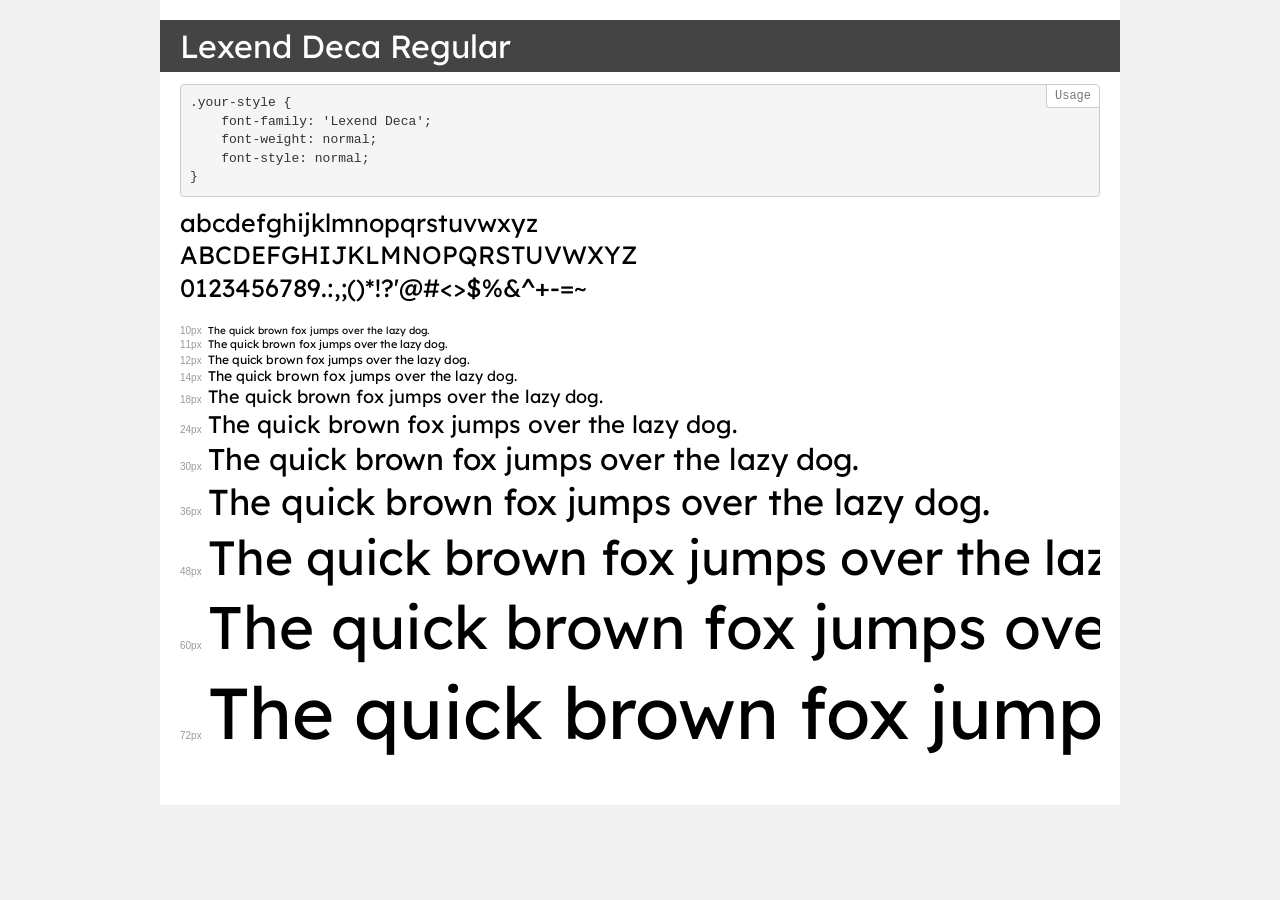
<file: assets/fonts/lexend-deca/demo.html>
<!DOCTYPE html>
<html>
<head>
    <meta charset="utf-8">
    <meta http-equiv="X-UA-Compatible" content="IE=edge">
    <meta name="viewport" content="width=device-width, initial-scale=1">
    <meta name="robots" content="noindex, noarchive">
    <meta name="format-detection" content="telephone=no">
    <title>Transfonter demo</title>
    <link href="stylesheet.css" rel="stylesheet">
    <style>
        /*
        http://meyerweb.com/eric/tools/css/reset/
        v2.0 | 20110126
        License: none (public domain)
        */
        html, body, div, span, applet, object, iframe,
        h1, h2, h3, h4, h5, h6, p, blockquote, pre,
        a, abbr, acronym, address, big, cite, code,
        del, dfn, em, img, ins, kbd, q, s, samp,
        small, strike, strong, sub, sup, tt, var,
        b, u, i, center,
        dl, dt, dd, ol, ul, li,
        fieldset, form, label, legend,
        table, caption, tbody, tfoot, thead, tr, th, td,
        article, aside, canvas, details, embed,
        figure, figcaption, footer, header, hgroup,
        menu, nav, output, ruby, section, summary,
        time, mark, audio, video {
            margin: 0;
            padding: 0;
            border: 0;
            font-size: 100%;
            font: inherit;
            vertical-align: baseline;
        }
        /* HTML5 display-role reset for older browsers */
        article, aside, details, figcaption, figure,
        footer, header, hgroup, menu, nav, section {
            display: block;
        }
        body {
            line-height: 1;
        }
        ol, ul {
            list-style: none;
        }
        blockquote, q {
            quotes: none;
        }
        blockquote:before, blockquote:after,
        q:before, q:after {
            content: '';
            content: none;
        }
        table {
            border-collapse: collapse;
            border-spacing: 0;
        }
        /* common styles */
        body {
            background: #f1f1f1;
            color: #000;
        }
        .page {
            background: #fff;
            width: 920px;
            margin: 0 auto;
            padding: 20px 20px 0 20px;
            overflow: hidden;
        }
        .font-container {
            overflow-x: auto;
            overflow-y: hidden;
            margin-bottom: 40px;
            line-height: 1.3;
            white-space: nowrap;
            padding-bottom: 5px;
        }
        h1 {
            position: relative;
            background: #444;
            font-size: 32px;
            color: #fff;
            padding: 10px 20px;
            margin: 0 -20px 12px -20px;
        }
        .letters {
            font-size: 25px;
            margin-bottom: 20px;
        }
        .s10:before {
            content: '10px';
        }
        .s11:before {
            content: '11px';
        }
        .s12:before {
            content: '12px';
        }
        .s14:before {
            content: '14px';
        }
        .s18:before {
            content: '18px';
        }
        .s24:before {
            content: '24px';
        }
        .s30:before {
            content: '30px';
        }
        .s36:before {
            content: '36px';
        }
        .s48:before {
            content: '48px';
        }
        .s60:before {
            content: '60px';
        }
        .s72:before {
            content: '72px';
        }
        .s10:before, .s11:before, .s12:before, .s14:before,
        .s18:before, .s24:before, .s30:before, .s36:before,
        .s48:before, .s60:before, .s72:before {
            font-family: Arial, sans-serif;
            font-size: 10px;
            font-weight: normal;
            font-style: normal;
            color: #999;
            padding-right: 6px;
        }
        pre {
            display: block;
            position: relative;
            padding: 9px;
            margin: 0 0 10px;
            font-family: Monaco, Menlo, Consolas, "Courier New", monospace !important;
            font-size: 13px;
            line-height: 1.428571429;
            color: #333;
            font-weight: normal !important;
            font-style: normal !important;
            background-color: #f5f5f5;
            border: 1px solid #ccc;
            overflow-x: auto;
            border-radius: 4px;
        }
        pre:after {
            display: block;
            position: absolute;
            right: 0;
            top: 0;
            content: 'Usage';
            line-height: 1;
            padding: 5px 8px;
            font-size: 12px;
            color: #767676;
            background-color: #fff;
            border: 1px solid #ccc;
            border-right: none;
            border-top: none;
            border-radius: 0 4px 0 4px;
            z-index: 10;
        }
        /* responsive */
        @media (max-width: 959px) {
            .page {
                width: auto;
                margin: 0;
            }
        }
    </style>
</head>
<body>
<div class="page">
    <div class="demo" style="font-family: 'Lexend Deca'; font-weight: normal; font-style: normal;">
        <h1>Lexend Deca Regular</h1>
        <pre>.your-style {
    font-family: 'Lexend Deca';
    font-weight: normal;
    font-style: normal;
}</pre>
        <div class="font-container">
            <p class="letters">
                abcdefghijklmnopqrstuvwxyz<br>
ABCDEFGHIJKLMNOPQRSTUVWXYZ<br>
                0123456789.:,;()*!?'@#<>$%&^+-=~
            </p>
            <p class="s10" style="font-size: 10px;">The quick brown fox jumps over the lazy dog.</p>
            <p class="s11" style="font-size: 11px;">The quick brown fox jumps over the lazy dog.</p>
            <p class="s12" style="font-size: 12px;">The quick brown fox jumps over the lazy dog.</p>
            <p class="s14" style="font-size: 14px;">The quick brown fox jumps over the lazy dog.</p>
            <p class="s18" style="font-size: 18px;">The quick brown fox jumps over the lazy dog.</p>
            <p class="s24" style="font-size: 24px;">The quick brown fox jumps over the lazy dog.</p>
            <p class="s30" style="font-size: 30px;">The quick brown fox jumps over the lazy dog.</p>
            <p class="s36" style="font-size: 36px;">The quick brown fox jumps over the lazy dog.</p>
            <p class="s48" style="font-size: 48px;">The quick brown fox jumps over the lazy dog.</p>
            <p class="s60" style="font-size: 60px;">The quick brown fox jumps over the lazy dog.</p>
            <p class="s72" style="font-size: 72px;">The quick brown fox jumps over the lazy dog.</p>
        </div>
    </div>
</div>
</body>
</html>
</file>
<file: css/fonts.css>
/* ---------- Local Fonts: Asap, Inter, Lexend Deca ----------
   Files live in assets/fonts/, this stylesheet lives in css/,
   so paths below are relative (../assets/fonts/...). Same font
   set and structure as the Tatua site stylesheet. */

/* Asap — Regular / Medium / SemiBold / Bold + italics */
@font-face {
  font-family: 'Asap';
  src: url('../assets/fonts/asap/Asap-Regular.woff2') format('woff2'),
       url('../assets/fonts/asap/Asap-Regular.woff') format('woff'),
       url('../assets/fonts/asap/Asap-Regular.ttf') format('truetype');
  font-weight: 400;
  font-style: normal;
  font-display: swap;
}

@font-face {
  font-family: 'Asap';
  src: url('../assets/fonts/asap/Asap-Italic.woff2') format('woff2'),
       url('../assets/fonts/asap/Asap-Italic.woff') format('woff'),
       url('../assets/fonts/asap/Asap-Italic.ttf') format('truetype');
  font-weight: 400;
  font-style: italic;
  font-display: swap;
}

@font-face {
  font-family: 'Asap';
  src: url('../assets/fonts/asap/Asap-Medium.woff2') format('woff2'),
       url('../assets/fonts/asap/Asap-Medium.woff') format('woff'),
       url('../assets/fonts/asap/Asap-Medium.ttf') format('truetype');
  font-weight: 500;
  font-style: normal;
  font-display: swap;
}

@font-face {
  font-family: 'Asap';
  src: url('../assets/fonts/asap/Asap-MediumItalic.woff2') format('woff2'),
       url('../assets/fonts/asap/Asap-MediumItalic.woff') format('woff'),
       url('../assets/fonts/asap/Asap-MediumItalic.ttf') format('truetype');
  font-weight: 500;
  font-style: italic;
  font-display: swap;
}

@font-face {
  font-family: 'Asap';
  src: url('../assets/fonts/asap/Asap-SemiBold.woff2') format('woff2'),
       url('../assets/fonts/asap/Asap-SemiBold.woff') format('woff'),
       url('../assets/fonts/asap/Asap-SemiBold.ttf') format('truetype');
  font-weight: 600;
  font-style: normal;
  font-display: swap;
}

@font-face {
  font-family: 'Asap';
  src: url('../assets/fonts/asap/Asap-SemiBoldItalic.woff2') format('woff2'),
       url('../assets/fonts/asap/Asap-SemiBoldItalic.woff') format('woff'),
       url('../assets/fonts/asap/Asap-SemiBoldItalic.ttf') format('truetype');
  font-weight: 600;
  font-style: italic;
  font-display: swap;
}

@font-face {
  font-family: 'Asap';
  src: url('../assets/fonts/asap/Asap-Bold.woff2') format('woff2'),
       url('../assets/fonts/asap/Asap-Bold.woff') format('woff'),
       url('../assets/fonts/asap/Asap-Bold.ttf') format('truetype');
  font-weight: 700;
  font-style: normal;
  font-display: swap;
}

@font-face {
  font-family: 'Asap';
  src: url('../assets/fonts/asap/Asap-BoldItalic.woff2') format('woff2'),
       url('../assets/fonts/asap/Asap-BoldItalic.woff') format('woff'),
       url('../assets/fonts/asap/Asap-BoldItalic.ttf') format('truetype');
  font-weight: 700;
  font-style: italic;
  font-display: swap;
}

/* Inter — 400 / 600 / 700 */
@font-face {
  font-family: 'Inter';
  src: url('../assets/fonts/inter/Inter-Regular.woff2') format('woff2'),
       url('../assets/fonts/inter/Inter-Regular.woff') format('woff'),
       url('../assets/fonts/inter/Inter-Regular.ttf') format('truetype');
  font-weight: 400;
  font-style: normal;
  font-display: swap;
}

@font-face {
  font-family: 'Inter';
  src: url('../assets/fonts/inter/Inter-SemiBold.woff2') format('woff2'),
       url('../assets/fonts/inter/Inter-SemiBold.woff') format('woff'),
       url('../assets/fonts/inter/Inter-SemiBold.ttf') format('truetype');
  font-weight: 600;
  font-style: normal;
  font-display: swap;
}

@font-face {
  font-family: 'Inter';
  src: url('../assets/fonts/inter/Inter-Bold.woff2') format('woff2'),
       url('../assets/fonts/inter/Inter-Bold.woff') format('woff'),
       url('../assets/fonts/inter/Inter-Bold.ttf') format('truetype');
  font-weight: 700;
  font-style: normal;
  font-display: swap;
}

/* Lexend Deca — Regular (400) only */
@font-face {
  font-family: 'Lexend Deca';
  src: url('../assets/fonts/lexend-deca/LexendDeca-Regular.woff2') format('woff2'),
       url('../assets/fonts/lexend-deca/LexendDeca-Regular.woff') format('woff'),
       url('../assets/fonts/lexend-deca/LexendDeca-Regular.ttf') format('truetype');
  font-weight: 400;
  font-style: normal;
  font-display: swap;
}
</file>
<file: css/tokens.css>
:root {
  /* Default Theme: Blue — matches the Tatua color-scheme widget */
  --color-primary: #2563EB;
  --color-secondary: #F3F4F6;
  --color-text: #111827;
  --color-link: #2563EB;
  --color-white: #FFFFFF;
  --color-border: #E5E7EB;
  --color-danger-light:    #fcb6b6;

  /* Dynamic Layout Variables — driven by the theme settings widget */
  --font-family: 'Asap', Arial, Helvetica, sans-serif;
  --base-font-size: 16px;
  --spacing-multiplier: 1;
  --spacing-unit: calc(1rem * var(--spacing-multiplier));
  --border-radius: 8px;

  --max-width: 1100px;

  /* Spacing scale used throughout the app — all derived from --spacing-unit
     so the widget's "Element Spacing" slider scales everything at once. */
  --space-1: calc(var(--spacing-unit) * 0.25);
  --space-2: calc(var(--spacing-unit) * 0.5);
  --space-3: calc(var(--spacing-unit) * 0.75);
  --space-4: var(--spacing-unit);
  --space-5: calc(var(--spacing-unit) * 1.5);
  --space-6: calc(var(--spacing-unit) * 2);
  --space-7: calc(var(--spacing-unit) * 3);

  /* Type scale (independent of the base font-size slider, for fine hierarchy) */
  --fs-xs: 0.8125rem;
  --fs-sm: 0.9375rem;
  --fs-base: 1rem;
  --fs-lg: 1.25rem;
  --fs-xl: 1.75rem;

  /* App-specific tokens not part of the shared Tatua theme */
  --color-text-muted: #6B7280;
  --color-danger: #DC2626;
  --focus-ring: 0 0 0 3px rgba(37, 99, 235, 0.2);
  --shadow-dialog: 0 10px 15px -3px rgba(0, 0, 0, 0.15);
}

/* Orange Theme */
:root.theme-orange {
  --color-primary: #ea580c;
  --color-secondary: #fff7ed;
  --color-link: #ea580c;
}

/* Purple Theme */
:root.theme-purple {
  --color-primary: #7c3aed;
  --color-secondary: #f5f3ff;
  --color-link: #7c3aed;
}
</file>
<file: css/base.css>
* {
  box-sizing: border-box;
}

html, body {
  height: 100%;
}

/* Base font-size drives all rem units for dynamic scaling, same as Tatua */
html {
  font-size: var(--base-font-size);
}

body {
  margin: 0;
  font-family: var(--font-family);
  font-size: var(--fs-base);
  color: var(--color-text);
  background: var(--color-white);
  -webkit-font-smoothing: antialiased;
}

button, input, select, textarea {
  font-family: inherit;
  font-size: inherit;
  color: inherit;
}

:focus-visible {
  outline: none;
  box-shadow: var(--focus-ring);
  border-radius: var(--border-radius);
}

.app-shell {
  min-height: 100%;
  display: flex;
  flex-direction: column;
}

.app-header {
  display: flex;
  align-items: center;
  padding: var(--space-4) var(--space-6);
  border-bottom: 1px solid var(--color-border);
  background: var(--color-white);
}

.app-header__brand {
  display: flex;
  align-items: center;
  gap: var(--space-2);
  font-weight: 600;
  font-size: var(--fs-lg);
  color: var(--color-text);
  text-decoration: none;
}

.app-header__icon {
  display: block;
}

.app-main {
  flex: 1;
  width: 100%;
  max-width: 960px;
  margin: 0 auto;
  padding: var(--space-6);
}

@media (max-width: 640px) {
  .app-main {
    padding: var(--space-4);
  }
}

.page-head {
  display: flex;
  align-items: flex-start;
  justify-content: space-between;
  gap: var(--space-4);
  margin-bottom: var(--space-5);
  flex-wrap: wrap;
}

.page-head h1 {
  font-size: var(--fs-xl);
  margin: 0 0 var(--space-1);
}

.page-head p {
  margin: 0;
  color: var(--color-text-muted);
}

.empty-state {
  border: 1px dashed var(--color-border);
  border-radius: var(--border-radius);
  padding: var(--space-7) var(--space-5);
  text-align: center;
  color: var(--color-text-muted);
  background: var(--color-white);
}

.empty-state strong {
  display: block;
  color: var(--color-text);
  font-size: var(--fs-lg);
  margin-bottom: var(--space-2);
}
</file>
<file: css/components.css>
/* Buttons */
.btn {
  /* Reset native OS button chrome — without this, some browsers keep
     rendering their own (often white) button face underneath whatever
     background-color we set, which is what was swallowing the primary
     button's white text. */
  appearance: none;
  -webkit-appearance: none;
  -moz-appearance: none;
  font: inherit;

  display: inline-flex;
  align-items: center;
  gap: var(--space-2);
  padding: var(--space-2) var(--space-4);
  border-radius: var(--border-radius);
  border: 1px solid transparent;
  /* Solid primary background by default — every text button (Cancel,
     Confirm, etc.) shares this unless it opts into .btn--danger or
     .btn--icon. Hover/active are shades of the SAME primary color,
     derived with color-mix() so they automatically track whichever
     theme (blue/orange/purple) is active instead of being hardcoded. */
  background: var(--color-primary);
  color: #fff;
  cursor: pointer;
  font-weight: 500;
  line-height: 1.2;
  transition: background-color 0.15s ease, box-shadow 0.15s ease, transform 0.1s ease;
}

.btn:hover {
  background: color-mix(in srgb, var(--color-primary) 85%, black);
}

.btn:active {
  background: color-mix(in srgb, var(--color-primary) 72%, black);
  transform: translateY(0);
}

.btn:disabled {
  background: var(--color-secondary);
  color: var(--color-text-muted);
  cursor: not-allowed;
  box-shadow: none;
  transform: none;
}
.btn:disabled img {
  filter: none;
  opacity: 0.5;
}

.btn img {
  /* Icons are SVGs with only a viewBox (no width/height), so as an <img>
     they'd otherwise fall back to the browser's default replaced-element
     size (~300px) and blow the button up into a giant square. */
  display: block;
  width: 16px;
  height: 16px;
  flex-shrink: 0;
}

.btn--primary {
  font-weight: 600;
  box-shadow: 0 1px 2px rgba(0, 0, 0, 0.12), 0 2px 8px color-mix(in srgb, var(--color-primary) 35%, transparent);
}
.btn--primary img {
  /* icon is a plain black-stroke SVG loaded via <img>, so it can't pick up
     currentColor — force it white to match the button's text */
  filter: brightness(0) invert(1);
}
.btn--primary:hover {
  box-shadow: 0 2px 4px rgba(0, 0, 0, 0.14), 0 4px 12px color-mix(in srgb, var(--color-primary) 40%, transparent);
  transform: translateY(-1px);
}
.btn--primary:active {
  box-shadow: 0 1px 2px rgba(0, 0, 0, 0.12);
}

/* Cancel/close-style buttons — intentionally left as an alias of the base
   .btn so they share the same primary background + shades as every other
   text button, per your "all buttons" request. Remove this block (and
   restore a white/bordered look) if Cancel should read as de-emphasized
   again later. */
.btn--secondary {
}

.btn--danger {
  /* Kept red on purpose: recoloring destructive actions (delete survey /
     delete question) to match every other button removes the one visual
     cue that separates them from routine actions. Say the word and I'll
     switch this to the primary scale too. */
  background: var(--color-danger);
  color: #fff;
}
.btn--danger:hover { filter: brightness(0.9); }

.btn--icon {
  /* Icon-only utility buttons (row actions, dialog close, settings
     toggle) stay transparent/subtle rather than solid primary — a grid
     of small blue squares next to every table row would be visually
     loud. Say the word if you want these tinted too. */
  padding: var(--space-2);
  background: transparent;
  color: var(--color-text);
  border-color: transparent;
}
.btn--icon:hover { background: var(--color-secondary); }
.btn--icon:active { background: var(--color-secondary); }

/* Stacked layout: icon on top, label centered underneath — used for the
   "New survey" button so it reads as a single icon+label tile. */
.btn--stacked {
  flex-direction: column;
  justify-content: center;
  gap: var(--space-1);
  padding: var(--space-3) var(--space-5);
}
.btn--stacked img {
  width: 20px;
  height: 20px;
}
.btn--stacked span {
  font-size: var(--fs-sm);
  line-height: 1.1;
}

/* Data table: toolbar (Search form + Sorting/Filters/Columns buttons),
   the Filters/Sorting/Columns dialogs, sortable column headers, and the
   paginated footer. */
.data-table__toolbar {
  display: flex;
  justify-content: space-between;
  align-items: flex-start;
  gap: var(--space-4);
  flex-wrap: wrap;
  margin-bottom: var(--space-4);
}

.data-table__toolbar-controls {
  flex: 1;
  min-width: 300px;
}

.data-table__toolbar-actions {
  display: flex;
  gap: var(--space-2);
  flex-shrink: 0;
}

/* Search form: Column / Relation / Value + Search button. Each of the first
   three is a .field--validated so an empty submit shows the same red
   border/icon/message as the question form. align-items:flex-start keeps
   the controls lined up at the top even when one of them grows taller to
   show its error text. */
.data-table__search-form {
  display: flex;
  gap: var(--space-2);
  align-items: flex-start;
  flex-wrap: wrap;
}
.data-table__search-form .field {
  min-width: 140px;
}
.data-table__search-form select,
.data-table__search-form input {
  width: 100%;
  padding: var(--space-2) var(--space-3);
  border: 1px solid var(--color-border);
  border-radius: var(--border-radius);
  background: var(--color-white);
  font-size: var(--fs-sm);
}
.data-table__search-form .btn {
  flex-shrink: 0;
}

/* Ghost button — used for Columns, which the design shows as plain
   icon+text with no colored fill, unlike Sorting/Filters/Search. */
.btn--ghost {
  background: transparent;
  color: var(--color-text);
  box-shadow: none;
}
.btn--ghost:hover {
  background: var(--color-secondary);
}
.btn--ghost:active {
  background: var(--color-secondary);
}
.btn--ghost img {
  filter: none;
}

/* Rows inside the Filters / Sorting dialogs */
.dialog-rows {
  display: flex;
  flex-direction: column;
  gap: var(--space-2);
}

.dialog-row {
  display: flex;
  gap: var(--space-2);
  align-items: center;
}
.dialog-row select,
.dialog-row input {
  flex: 1;
  min-width: 0;
  padding: var(--space-2) var(--space-3);
  border: 1px solid var(--color-border);
  border-radius: var(--border-radius);
  background: var(--color-white);
  font-size: var(--fs-sm);
}

/* Columns dialog: one checkbox row per column */
.columns-menu-list {
  display: flex;
  flex-direction: column;
  gap: var(--space-3);
}
.columns-menu-list .checkbox-row {
  gap: var(--space-2);
}
.columns-menu-icon {
  width: 16px;
  height: 16px;
}

/* Sortable column headers */
.data-table th.is-sortable {
  cursor: pointer;
  user-select: none;
}
.data-table th.is-sortable:hover {
  background: color-mix(in srgb, var(--color-primary) 85%, black);
}
.th-sort-trigger {
  display: inline-flex;
  align-items: center;
  gap: var(--space-1);
}
.sort-indicator-icon {
  width: 12px;
  height: 12px;
  opacity: 0.6;
}
.sort-indicator-icon[data-active="true"] {
  opacity: 1;
}

/* Table footer: pagination */
.data-table__pagination {
  display: flex;
  justify-content: space-around;
  align-items: center;
  margin-top: var(--space-4);
  padding-top: var(--space-4);
  border-top: 1px solid var(--color-border);
  flex-wrap: wrap;
  gap: var(--space-3);
}

.data-table__pagination-center {
  display: flex;
  align-items: center;
  width: max-content;
  gap: var(--space-5);
}
.data-table__pagination-center .field {
  display: flex;
  align-items: center;
  gap: var(--space-2);
  margin-bottom: 0;
}
.data-table__pagination-center select {
  padding: var(--space-1) var(--space-2);
  border: 1px solid var(--color-border);
  border-radius: var(--border-radius);
  background: var(--color-white);
}

.data-table__page-info {
  font-size: var(--fs-sm);
  font-weight: 500;
  color: var(--color-text);
  white-space: nowrap;
}

/* Table */
.data-table-wrap {
  overflow-x: auto;
  background: var(--color-white);
  border: 1px solid var(--color-border);
  border-radius: var(--border-radius);
}

.data-table {
  width: 100%;
  border-collapse: collapse;
  min-width: 480px;
}

.data-table th,
.data-table td {
  text-align: left;
  padding: var(--space-3) var(--space-4);
  border-bottom: 1px solid var(--color-border);
  font-size: var(--fs-sm);
}

.data-table thead {
  background-color: var(--color-primary);
}

.data-table th {
  color: var(--color-white);
  font-weight: 500;
}

.data-table tbody tr:last-child td {
  border-bottom: none;
}

.data-table tbody tr:nth-child(even) {
  background: var(--color-secondary);
}

.data-table tbody tr:hover {
  background: var(--color-secondary);
}

.data-table__actions {
  display: flex;
  gap: var(--space-1);
  justify-content: flex-end;
}

.status-pill {
  display: inline-block;
  padding: 2px var(--space-2);
  border-radius: 999px;
  font-size: var(--fs-xs);
  font-weight: 500;
  background: var(--color-secondary);
  color: var(--color-primary);
}
.status-pill--closed {
  background: var(--color-secondary);
  color: var(--color-text-muted);
}

/* Dialog */
.dialog {
  border: none;
  border-radius: var(--border-radius);
  padding: 0;
  width: min(560px, calc(100vw - 32px));
  box-shadow: var(--shadow-dialog);
  background: var(--color-white);
}

.dialog--preview {
  /* the preview gets most of the screen so 2/3-column layouts have room */
  width: min(1200px, calc(100vw - 48px));
}
.dialog--preview .dialog__body {
  max-height: 75vh;
}

.dialog::backdrop {
  background: rgba(20, 24, 20, 0.45);
}

.dialog__head {
  display: flex;
  align-items: center;
  justify-content: space-between;
  padding: var(--space-4) var(--space-5);
  border-bottom: 1px solid var(--color-border);
}

.dialog__head h2 {
  margin: 0;
  font-size: var(--fs-lg);
}

.dialog__body {
  padding: var(--space-5);
  max-height: 65vh;
  overflow-y: auto;
}

.dialog__foot {
  display: flex;
  justify-content: flex-end;
  gap: var(--space-2);
  padding: var(--space-4) var(--space-5);
  border-top: 1px solid var(--color-border);
}

/* Form */
.field {
  margin-bottom: var(--space-4);
}

.field label {
  display: block;
  font-size: var(--fs-sm);
  font-weight: 500;
  margin-bottom: var(--space-1);
}

.field .hint {
  font-size: var(--fs-xs);
  color: var(--color-text-muted);
  margin-top: var(--space-1);
}

.field input[type="text"],
.field input[type="email"],
.field input[type="tel"],
.field input[type="url"],
.field input[type="number"],
.field input[type="date"],
.field input[type="time"],
.field input[type="datetime-local"],
.field input[type="month"],
.field input[type="week"],
.field input[type="search"],
.field input[type="password"],
.field textarea,
.field select {
  width: 100%;
  padding: var(--space-2) var(--space-3);
  border: 1px solid var(--color-border);
  border-radius: var(--border-radius);
  background: var(--color-white);
}

.field textarea {
  min-height: 90px;
  resize: vertical;
}

.field input[type="color"] {
  width: 56px;
  height: 36px;
  padding: 2px;
  border: 1px solid var(--color-border);
  border-radius: var(--border-radius);
  background: var(--color-white);
}

.field input[type="range"] {
  width: 100%;
  accent-color: var(--color-primary);
}

.checkbox-row,
.radio-row {
  display: flex;
  align-items: center;
  gap: var(--space-2);
}

.option-list {
  display: flex;
  flex-direction: column;
  gap: var(--space-2);
}

.option-list__row {
  display: flex;
  gap: var(--space-2);
}

.option-list__row input {
  flex: 1;
}

.required-mark {
  color: var(--color-danger);
  margin-left: 2px;
}

.form-error {
  color: var(--color-danger);
  font-size: var(--fs-xs);
  margin-top: var(--space-1);
}

/* ---------- CSS-only validation ----------
   No JS toggles any of this — it's driven entirely by the browser's native
   constraint validation via :user-invalid, which only kicks in once the
   user has actually interacted with the field (or tried to submit), not
   on first render. Needs a fairly modern browser (:user-invalid: Firefox
   88+, Safari 16.4+, Chrome 119+; :has(): Chrome 105+, Safari 15.4+,
   Firefox 121+) — older browsers just silently keep the plain border. */
.input-with-icon {
  position: relative;
}

.input-with-icon .input-icon {
  display: none;
  position: absolute;
  top: 50%;
  right: var(--space-2);
  transform: translateY(-50%);
  width: 18px;
  height: 18px;
  pointer-events: none;
}

.input-with-icon input:user-invalid,
.input-with-icon select:user-invalid {
  border-color: var(--color-danger);
  padding-right: calc(var(--space-2) * 2 + 18px);
}

.input-with-icon input:user-invalid ~ .input-icon,
.input-with-icon select:user-invalid ~ .input-icon {
  display: block;
}

.field-error-text {
  display: none;
  color: var(--color-danger);
  font-size: var(--fs-xs);
  margin-top: var(--space-1);
}

.field--validated:has(input:user-invalid) .field-error-text {
  display: block;
}

/* Red border on every invalid field (not just the ones with the icon/message) */
.field input:user-invalid,
.field textarea:user-invalid,
.field select:user-invalid {
  border-color: var(--color-danger);
}
.field input:user-invalid:focus-visible,
.field textarea:user-invalid:focus-visible,
.field select:user-invalid:focus-visible {
  box-shadow: 0 0 0 3px color-mix(in srgb, var(--color-danger) 30%, transparent);
}

/* Grouped block inside a form (e.g. the survey "Preferences" section) */
.form-section {
  margin-top: var(--space-5);
  padding-top: var(--space-4);
  border-top: 1px solid var(--color-border);
}
.form-section__title {
  margin: 0 0 var(--space-3);
  font-size: var(--fs-sm);
  font-weight: 600;
  color: var(--color-text-muted);
  text-transform: uppercase;
  letter-spacing: 0.04em;
}

/* Preview */
.preview-layout-toggle {
  display: flex;
  width: fit-content;
  margin-left: auto;
  border: 1px solid var(--color-border);
  border-radius: var(--border-radius);
  overflow: hidden;
  margin-bottom: var(--space-4);
}

.layout-toggle-btn {
  appearance: none;
  -webkit-appearance: none;
  border: none;
  background: var(--color-white);
  color: var(--color-text-muted);
  padding: var(--space-2) var(--space-3);
  display: flex;
  align-items: center;
  justify-content: center;
  cursor: pointer;
}
.layout-toggle-btn + .layout-toggle-btn {
  border-left: 1px solid var(--color-border);
}
.layout-toggle-btn img {
  display: block;
  width: 16px;
  height: 16px;
}
.layout-toggle-btn:hover:not(.is-active) {
  background: var(--color-secondary);
}
.layout-toggle-btn.is-active {
  background: var(--color-primary);
}
.layout-toggle-btn.is-active img {
  /* icon is a plain black-stroke SVG loaded via <img>, so it can't pick up
     currentColor — force it white to match the active state */
  filter: brightness(0) invert(1);
}

.preview-question {
  padding-bottom: var(--space-5);
  margin-bottom: var(--space-5);
  border-bottom: 1px solid var(--color-border);
}
.preview-question:last-child {
  border-bottom: none;
  margin-bottom: 0;
  padding-bottom: 0;
}

/* Multi-column preview — driven by data-columns (set from the survey's
   "Layout Columns" preference, changeable via the toggle). These rules sit
   AFTER the base .preview-question rules on purpose so they win ties. */
.preview-questions[data-columns="2"],
.preview-questions[data-columns="3"] {
  display: grid;
  gap: var(--space-4) var(--space-5);
  align-items: start;
}
.preview-questions[data-columns="2"] { grid-template-columns: repeat(2, minmax(0, 1fr)); }
.preview-questions[data-columns="3"] { grid-template-columns: repeat(3, minmax(0, 1fr)); }

.preview-questions[data-columns="2"] .preview-question,
.preview-questions[data-columns="3"] .preview-question {
  /* a divider line split across grid cells looks wrong, so each question
     becomes its own bordered card and the grid gap handles spacing */
  margin-bottom: 0;
  padding: var(--space-3);
  border: 1px solid var(--color-border);
  border-radius: var(--border-radius);
}

@media (max-width: 720px) {
  .preview-questions[data-columns="2"],
  .preview-questions[data-columns="3"] {
    grid-template-columns: 1fr;
  }
}

.preview-question__label {
  font-weight: 500;
  margin-bottom: var(--space-2);
}

.preview-question__help {
  font-size: var(--fs-xs);
  color: var(--color-text-muted);
  margin-top: var(--space-1);
}

/* Nav controls */
.nav-controls {
  display: flex;
  align-items: center;
  justify-content: space-between;
  gap: var(--space-3);
  margin-top: var(--space-6);
  padding-top: var(--space-4);
  border-top: 1px solid var(--color-border);
}

.nav-controls__position {
  font-size: var(--fs-xs);
  color: var(--color-text-muted);
}

.detail-back {
  display: inline-flex;
  align-items: center;
  gap: var(--space-1);
  color: var(--color-text-muted);
  text-decoration: none;
  font-size: var(--fs-sm);
  margin-bottom: var(--space-3);
}
.detail-back:hover { color: var(--color-text); }

/* ---------- Theme Settings Widget — styled to match the rest of the app
   (same panel look as .dialog, same .field inputs as the survey/question
   forms, same .btn buttons as everywhere else) ---------- */
.btn--floating {
  position: fixed;
  bottom: var(--space-5);
  right: var(--space-5);
  width: 40px;
  height: 40px;
  padding: 0;
  justify-content: center;
  background: var(--color-white);
  border: 1px solid var(--color-border);
  box-shadow: var(--shadow-dialog);
  z-index: 999;
}

.theme-panel {
  position: fixed;
  bottom: calc(var(--space-5) + 48px);
  right: var(--space-5);
  width: min(320px, calc(100vw - 32px));
  background: var(--color-white);
  border: 1px solid var(--color-border);
  border-radius: var(--border-radius);
  box-shadow: var(--shadow-dialog);
  z-index: 1000;

  transform: translateY(12px);
  opacity: 0;
  visibility: hidden;
  transition: transform 0.2s ease, opacity 0.2s ease, visibility 0.2s ease;
}

.theme-panel.is-open {
  transform: translateY(0);
  opacity: 1;
  visibility: visible;
}

.theme-panel .dialog__head {
  padding: var(--space-4) var(--space-5);
}

.theme-panel__body {
  padding: var(--space-5);
}

.theme-panel__body .field:last-child {
  margin-bottom: 0;
}
</file>
<file: border/styles.css>
body {
    padding: 3em;
    background-color: black;
}

/* content-box */
div {
    background-color: green;
    width: 80px;
    padding: 12px 16px;
    border: 2px solid ;
    color: white;
    box-sizing: content-box;
    height: 30px;
}

/* border-box */
div {
    background-color: #fafafa;
    color: #000;
    height: 75px;
    width: 150px;
    padding: 4px 8px 6px 5px;
    margin: 3px 24px;
    border: 2px solid  red;
    box-sizing: border-box;
}
</file>
<file: assets/fonts/asap/stylesheet.css>
@font-face {
    font-family: 'Asap';
    src: url('Asap-SemiBoldItalic.eot');
    src: local('Asap SemiBold Italic'), local('Asap-SemiBoldItalic'),
        url('Asap-SemiBoldItalic.eot?#iefix') format('embedded-opentype'),
        url('Asap-SemiBoldItalic.woff2') format('woff2'),
        url('Asap-SemiBoldItalic.woff') format('woff'),
        url('Asap-SemiBoldItalic.ttf') format('truetype');
    font-weight: 600;
    font-style: italic;
}

@font-face {
    font-family: 'Asap';
    src: url('Asap-Medium.eot');
    src: local('Asap Medium'), local('Asap-Medium'),
        url('Asap-Medium.eot?#iefix') format('embedded-opentype'),
        url('Asap-Medium.woff2') format('woff2'),
        url('Asap-Medium.woff') format('woff'),
        url('Asap-Medium.ttf') format('truetype');
    font-weight: 500;
    font-style: normal;
}

@font-face {
    font-family: 'Asap';
    src: url('Asap-Bold.eot');
    src: local('Asap Bold'), local('Asap-Bold'),
        url('Asap-Bold.eot?#iefix') format('embedded-opentype'),
        url('Asap-Bold.woff2') format('woff2'),
        url('Asap-Bold.woff') format('woff'),
        url('Asap-Bold.ttf') format('truetype');
    font-weight: bold;
    font-style: normal;
}

@font-face {
    font-family: 'Asap';
    src: url('Asap-Regular.eot');
    src: local('Asap Regular'), local('Asap-Regular'),
        url('Asap-Regular.eot?#iefix') format('embedded-opentype'),
        url('Asap-Regular.woff2') format('woff2'),
        url('Asap-Regular.woff') format('woff'),
        url('Asap-Regular.ttf') format('truetype');
    font-weight: normal;
    font-style: normal;
}

@font-face {
    font-family: 'Asap';
    src: url('Asap-SemiBold.eot');
    src: local('Asap SemiBold'), local('Asap-SemiBold'),
        url('Asap-SemiBold.eot?#iefix') format('embedded-opentype'),
        url('Asap-SemiBold.woff2') format('woff2'),
        url('Asap-SemiBold.woff') format('woff'),
        url('Asap-SemiBold.ttf') format('truetype');
    font-weight: 600;
    font-style: normal;
}

@font-face {
    font-family: 'Asap';
    src: url('Asap-MediumItalic.eot');
    src: local('Asap Medium Italic'), local('Asap-MediumItalic'),
        url('Asap-MediumItalic.eot?#iefix') format('embedded-opentype'),
        url('Asap-MediumItalic.woff2') format('woff2'),
        url('Asap-MediumItalic.woff') format('woff'),
        url('Asap-MediumItalic.ttf') format('truetype');
    font-weight: 500;
    font-style: italic;
}

@font-face {
    font-family: 'Asap';
    src: url('Asap-BoldItalic.eot');
    src: local('Asap Bold Italic'), local('Asap-BoldItalic'),
        url('Asap-BoldItalic.eot?#iefix') format('embedded-opentype'),
        url('Asap-BoldItalic.woff2') format('woff2'),
        url('Asap-BoldItalic.woff') format('woff'),
        url('Asap-BoldItalic.ttf') format('truetype');
    font-weight: bold;
    font-style: italic;
}

@font-face {
    font-family: 'Asap';
    src: url('Asap-Italic.eot');
    src: local('Asap Italic'), local('Asap-Italic'),
        url('Asap-Italic.eot?#iefix') format('embedded-opentype'),
        url('Asap-Italic.woff2') format('woff2'),
        url('Asap-Italic.woff') format('woff'),
        url('Asap-Italic.ttf') format('truetype');
    font-weight: normal;
    font-style: italic;
}
</file>
<file: assets/fonts/inter/stylesheet.css>
@font-face {
    font-family: 'Inter';
    src: url('Inter-BoldItalic.eot');
    src: local('Inter Bold Italic'), local('Inter-BoldItalic'),
        url('Inter-BoldItalic.eot?#iefix') format('embedded-opentype'),
        url('Inter-BoldItalic.woff2') format('woff2'),
        url('Inter-BoldItalic.woff') format('woff'),
        url('Inter-BoldItalic.ttf') format('truetype');
    font-weight: bold;
    font-style: italic;
}

@font-face {
    font-family: 'Inter';
    src: url('Inter-MediumItalic.eot');
    src: local('Inter Medium Italic'), local('Inter-MediumItalic'),
        url('Inter-MediumItalic.eot?#iefix') format('embedded-opentype'),
        url('Inter-MediumItalic.woff2') format('woff2'),
        url('Inter-MediumItalic.woff') format('woff'),
        url('Inter-MediumItalic.ttf') format('truetype');
    font-weight: 500;
    font-style: italic;
}

@font-face {
    font-family: 'Inter';
    src: url('Inter-ThinItalicBETA.eot');
    src: local('Inter Thin Italic BETA'), local('Inter-ThinItalicBETA'),
        url('Inter-ThinItalicBETA.eot?#iefix') format('embedded-opentype'),
        url('Inter-ThinItalicBETA.woff2') format('woff2'),
        url('Inter-ThinItalicBETA.woff') format('woff'),
        url('Inter-ThinItalicBETA.ttf') format('truetype');
    font-weight: 100;
    font-style: italic;
}

@font-face {
    font-family: 'Inter';
    src: url('Inter-Regular.eot');
    src: local('Inter Regular'), local('Inter-Regular'),
        url('Inter-Regular.eot?#iefix') format('embedded-opentype'),
        url('Inter-Regular.woff2') format('woff2'),
        url('Inter-Regular.woff') format('woff'),
        url('Inter-Regular.ttf') format('truetype');
    font-weight: normal;
    font-style: normal;
}

@font-face {
    font-family: 'Inter';
    src: url('Inter-Black.eot');
    src: local('Inter Black'), local('Inter-Black'),
        url('Inter-Black.eot?#iefix') format('embedded-opentype'),
        url('Inter-Black.woff2') format('woff2'),
        url('Inter-Black.woff') format('woff'),
        url('Inter-Black.ttf') format('truetype');
    font-weight: 900;
    font-style: normal;
}

@font-face {
    font-family: 'Inter';
    src: url('Inter-BlackItalic.eot');
    src: local('Inter Black Italic'), local('Inter-BlackItalic'),
        url('Inter-BlackItalic.eot?#iefix') format('embedded-opentype'),
        url('Inter-BlackItalic.woff2') format('woff2'),
        url('Inter-BlackItalic.woff') format('woff'),
        url('Inter-BlackItalic.ttf') format('truetype');
    font-weight: 900;
    font-style: italic;
}

@font-face {
    font-family: 'Inter';
    src: url('Inter-LightBETA.eot');
    src: local('Inter Light BETA'), local('Inter-LightBETA'),
        url('Inter-LightBETA.eot?#iefix') format('embedded-opentype'),
        url('Inter-LightBETA.woff2') format('woff2'),
        url('Inter-LightBETA.woff') format('woff'),
        url('Inter-LightBETA.ttf') format('truetype');
    font-weight: 300;
    font-style: normal;
}

@font-face {
    font-family: 'Inter';
    src: url('Inter-SemiBold.eot');
    src: local('Inter Semi Bold'), local('Inter-SemiBold'),
        url('Inter-SemiBold.eot?#iefix') format('embedded-opentype'),
        url('Inter-SemiBold.woff2') format('woff2'),
        url('Inter-SemiBold.woff') format('woff'),
        url('Inter-SemiBold.ttf') format('truetype');
    font-weight: 600;
    font-style: normal;
}

@font-face {
    font-family: 'Inter';
    src: url('Inter-ExtraBoldItalic.eot');
    src: local('Inter Extra Bold Italic'), local('Inter-ExtraBoldItalic'),
        url('Inter-ExtraBoldItalic.eot?#iefix') format('embedded-opentype'),
        url('Inter-ExtraBoldItalic.woff2') format('woff2'),
        url('Inter-ExtraBoldItalic.woff') format('woff'),
        url('Inter-ExtraBoldItalic.ttf') format('truetype');
    font-weight: 800;
    font-style: italic;
}

@font-face {
    font-family: 'Inter';
    src: url('Inter-Bold.eot');
    src: local('Inter Bold'), local('Inter-Bold'),
        url('Inter-Bold.eot?#iefix') format('embedded-opentype'),
        url('Inter-Bold.woff2') format('woff2'),
        url('Inter-Bold.woff') format('woff'),
        url('Inter-Bold.ttf') format('truetype');
    font-weight: bold;
    font-style: normal;
}

@font-face {
    font-family: 'Inter';
    src: url('Inter-ExtraLightItalicBETA.eot');
    src: local('Inter Extra Light Italic BETA'), local('Inter-ExtraLightItalicBETA'),
        url('Inter-ExtraLightItalicBETA.eot?#iefix') format('embedded-opentype'),
        url('Inter-ExtraLightItalicBETA.woff2') format('woff2'),
        url('Inter-ExtraLightItalicBETA.woff') format('woff'),
        url('Inter-ExtraLightItalicBETA.ttf') format('truetype');
    font-weight: 200;
    font-style: italic;
}

@font-face {
    font-family: 'Inter';
    src: url('Inter-ExtraLightBETA.eot');
    src: local('Inter Extra Light BETA'), local('Inter-ExtraLightBETA'),
        url('Inter-ExtraLightBETA.eot?#iefix') format('embedded-opentype'),
        url('Inter-ExtraLightBETA.woff2') format('woff2'),
        url('Inter-ExtraLightBETA.woff') format('woff'),
        url('Inter-ExtraLightBETA.ttf') format('truetype');
    font-weight: 200;
    font-style: normal;
}

@font-face {
    font-family: 'Inter';
    src: url('Inter-ExtraBold.eot');
    src: local('Inter Extra Bold'), local('Inter-ExtraBold'),
        url('Inter-ExtraBold.eot?#iefix') format('embedded-opentype'),
        url('Inter-ExtraBold.woff2') format('woff2'),
        url('Inter-ExtraBold.woff') format('woff'),
        url('Inter-ExtraBold.ttf') format('truetype');
    font-weight: 800;
    font-style: normal;
}

@font-face {
    font-family: 'Inter';
    src: url('Inter-ThinBETA.eot');
    src: local('Inter Thin BETA'), local('Inter-ThinBETA'),
        url('Inter-ThinBETA.eot?#iefix') format('embedded-opentype'),
        url('Inter-ThinBETA.woff2') format('woff2'),
        url('Inter-ThinBETA.woff') format('woff'),
        url('Inter-ThinBETA.ttf') format('truetype');
    font-weight: 100;
    font-style: normal;
}

@font-face {
    font-family: 'Inter';
    src: url('Inter-LightItalicBETA.eot');
    src: local('Inter Light Italic BETA'), local('Inter-LightItalicBETA'),
        url('Inter-LightItalicBETA.eot?#iefix') format('embedded-opentype'),
        url('Inter-LightItalicBETA.woff2') format('woff2'),
        url('Inter-LightItalicBETA.woff') format('woff'),
        url('Inter-LightItalicBETA.ttf') format('truetype');
    font-weight: 300;
    font-style: italic;
}

@font-face {
    font-family: 'Inter';
    src: url('Inter-Italic.eot');
    src: local('Inter Italic'), local('Inter-Italic'),
        url('Inter-Italic.eot?#iefix') format('embedded-opentype'),
        url('Inter-Italic.woff2') format('woff2'),
        url('Inter-Italic.woff') format('woff'),
        url('Inter-Italic.ttf') format('truetype');
    font-weight: normal;
    font-style: italic;
}

@font-face {
    font-family: 'Inter';
    src: url('Inter-SemiBoldItalic.eot');
    src: local('Inter Semi Bold Italic'), local('Inter-SemiBoldItalic'),
        url('Inter-SemiBoldItalic.eot?#iefix') format('embedded-opentype'),
        url('Inter-SemiBoldItalic.woff2') format('woff2'),
        url('Inter-SemiBoldItalic.woff') format('woff'),
        url('Inter-SemiBoldItalic.ttf') format('truetype');
    font-weight: 600;
    font-style: italic;
}

@font-face {
    font-family: 'Inter';
    src: url('Inter-Medium.eot');
    src: local('Inter Medium'), local('Inter-Medium'),
        url('Inter-Medium.eot?#iefix') format('embedded-opentype'),
        url('Inter-Medium.woff2') format('woff2'),
        url('Inter-Medium.woff') format('woff'),
        url('Inter-Medium.ttf') format('truetype');
    font-weight: 500;
    font-style: normal;
}
</file>
<file: assets/fonts/lexend-deca/stylesheet.css>
@font-face {
    font-family: 'Lexend Deca';
    src: url('LexendDeca-Regular.eot');
    src: local('Lexend Deca Regular'), local('LexendDeca-Regular'),
        url('LexendDeca-Regular.eot?#iefix') format('embedded-opentype'),
        url('LexendDeca-Regular.woff2') format('woff2'),
        url('LexendDeca-Regular.woff') format('woff'),
        url('LexendDeca-Regular.ttf') format('truetype');
    font-weight: normal;
    font-style: normal;
}
</file>
